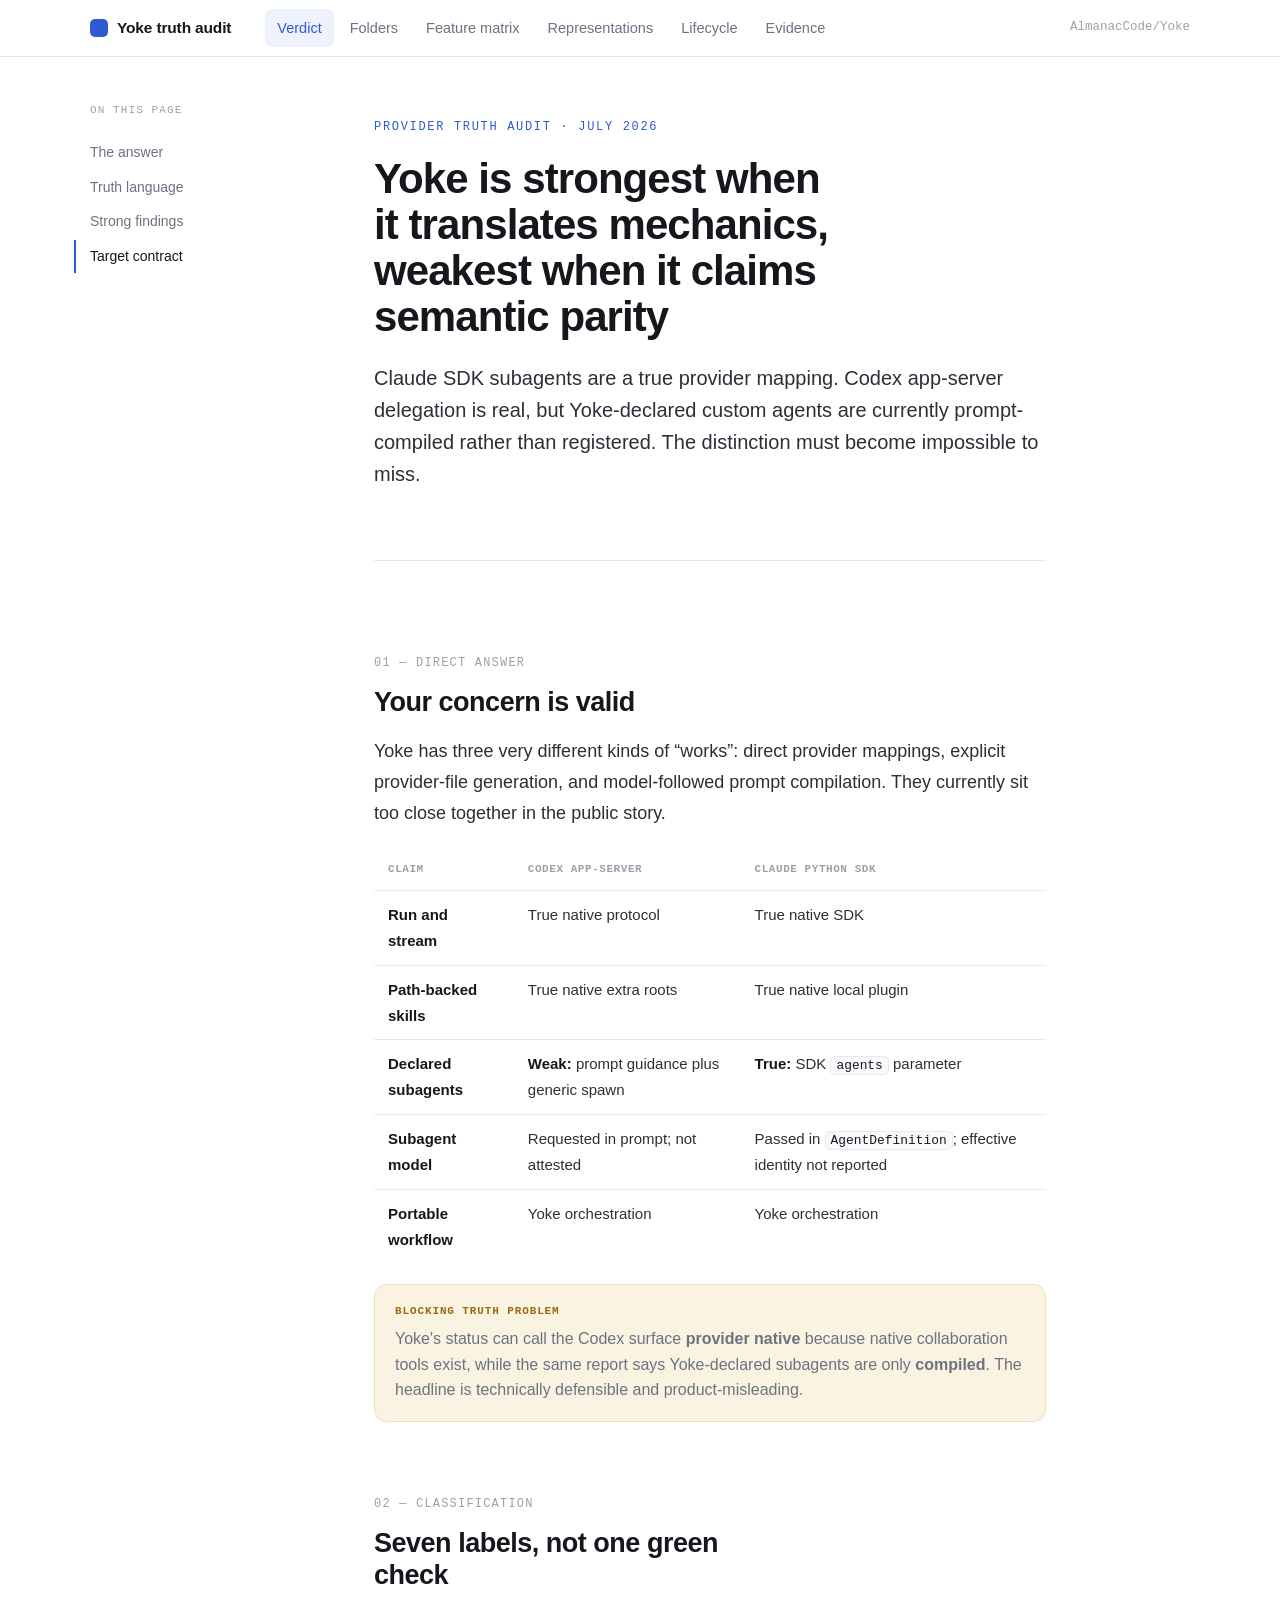
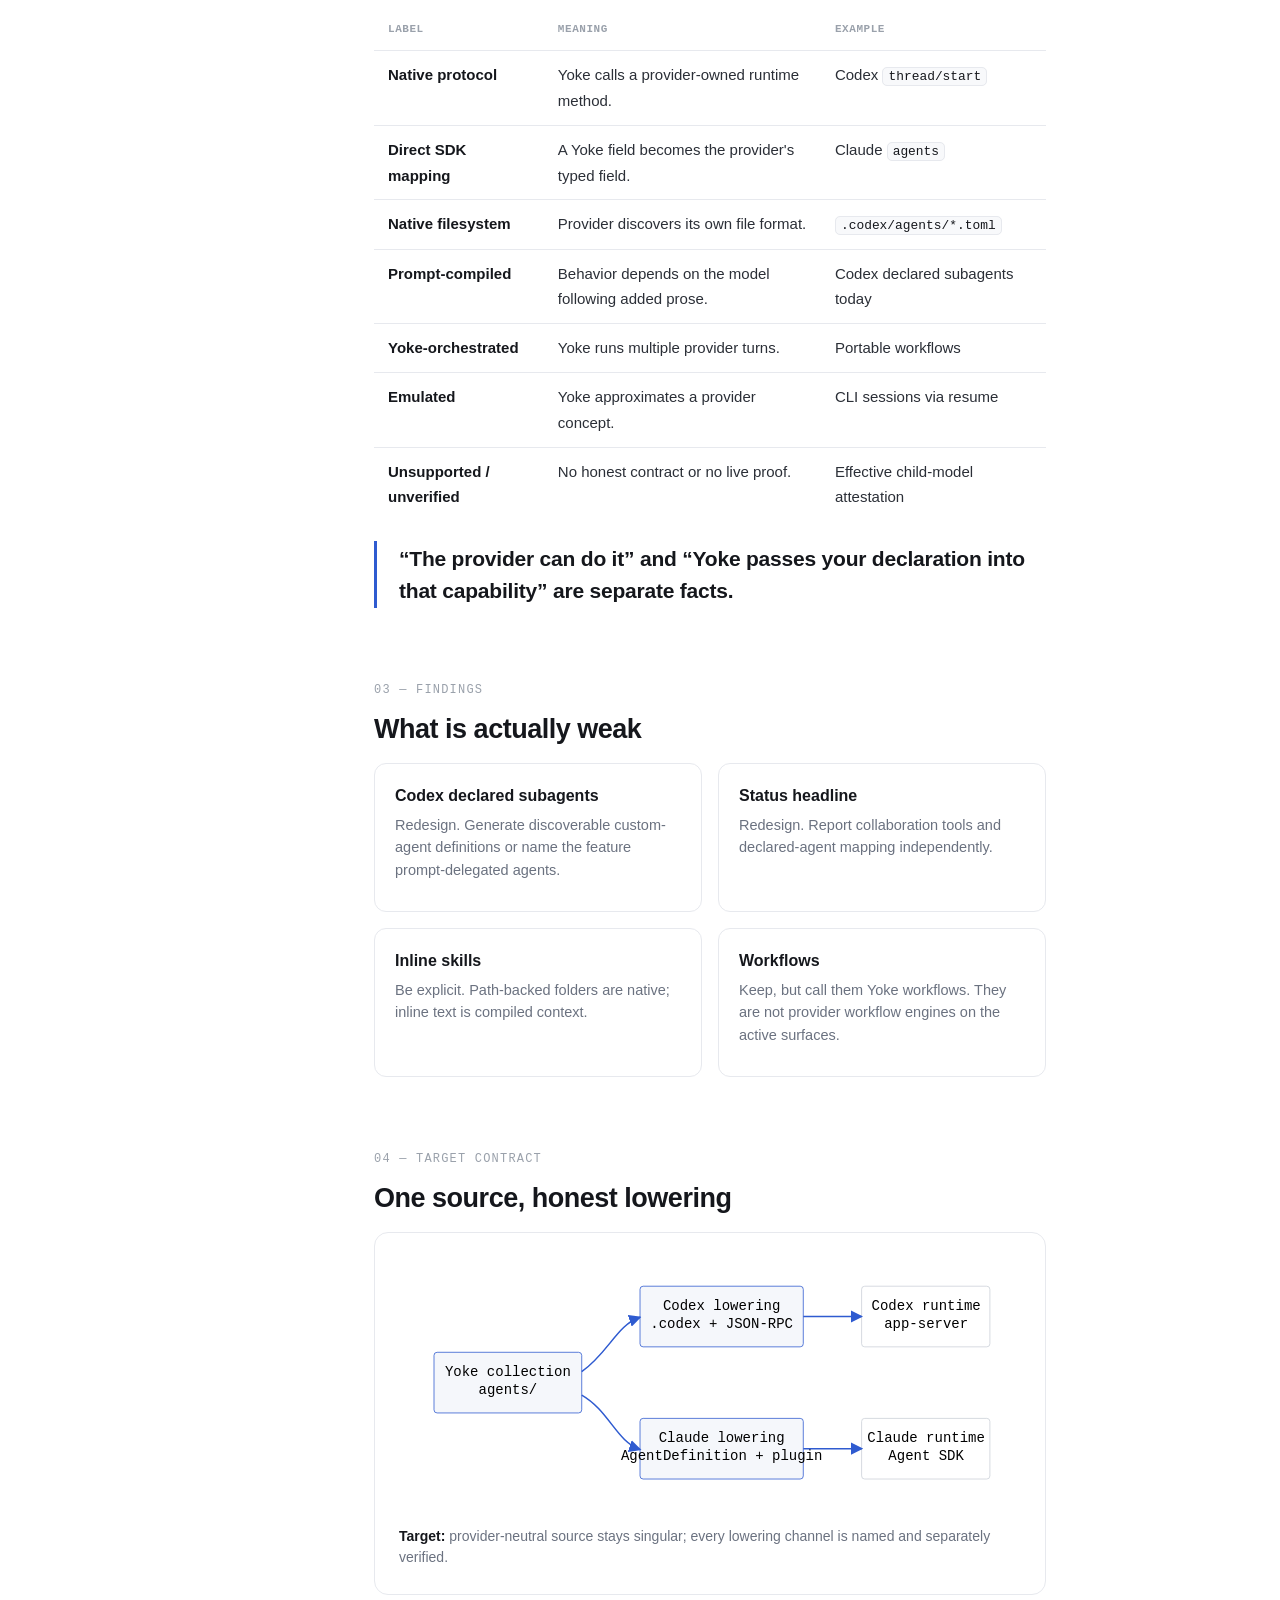
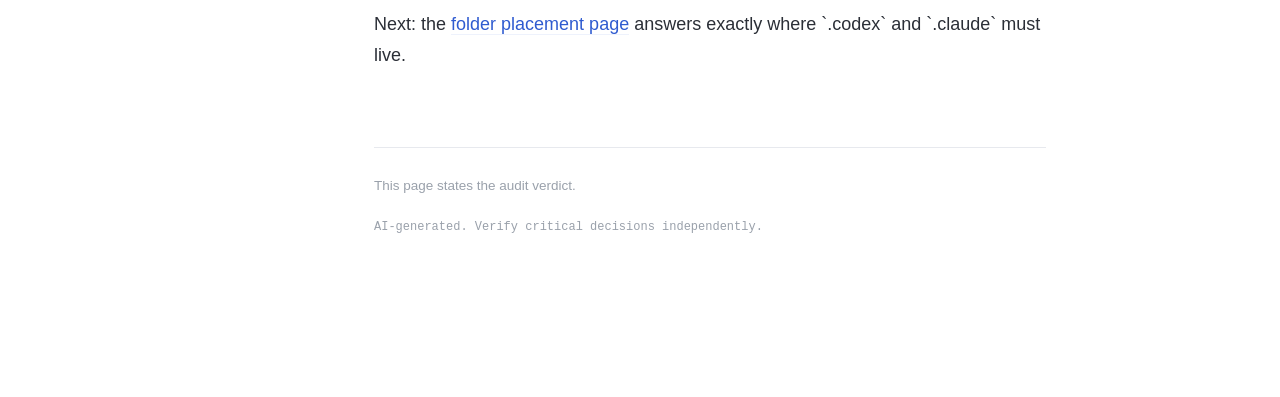
<file: docs/provider-truth-audit-2026-07-11/html/index.html>
<!doctype html>
<html lang="en">
<head><meta charset="utf-8"><meta name="viewport" content="width=device-width, initial-scale=1"><title>Yoke Provider Truth — Verdict</title><link rel="stylesheet" href="assets/wiki.css"></head>
<body>
<div id="progress" aria-hidden="true"></div>
<div class="topnav"><div class="inner"><a class="logo" href="index.html"><span class="dot"></span>Yoke truth audit</a><nav class="links" aria-label="Pages"><a class="current" href="index.html">Verdict</a><a href="folders.html">Folders</a><a href="matrix.html">Feature matrix</a><a href="representations.html">Representations</a><a href="lifecycle.html">Lifecycle</a><a href="evidence.html">Evidence</a></nav><a class="repo" href="../../../README.md">AlmanacCode/Yoke</a></div></div>
<div class="shell">
<aside class="sidebar"><div class="side-label">On this page</div><nav class="toc" aria-label="Sections"><a href="#answer">The answer</a><a href="#language">Truth language</a><a href="#findings">Strong findings</a><a href="#target">Target contract</a></nav></aside>
<main><div class="content">
<header class="head"><p class="eyebrow">Provider truth audit · July 2026</p><h1>Yoke is strongest when it translates mechanics, weakest when it claims semantic parity</h1><p class="lead">Claude SDK subagents are a true provider mapping. Codex app-server delegation is real, but Yoke-declared custom agents are currently prompt-compiled rather than registered. The distinction must become impossible to miss.</p></header>
<hr class="rule">
<section id="answer"><p class="kicker">01 — Direct answer</p><h2>Your concern is valid</h2>
<p>Yoke has three very different kinds of “works”: direct provider mappings, explicit provider-file generation, and model-followed prompt compilation. They currently sit too close together in the public story.</p>
<table class="matrix"><thead><tr><th>Claim</th><th>Codex app-server</th><th>Claude Python SDK</th></tr></thead><tbody>
<tr><td><b>Run and stream</b></td><td>True native protocol</td><td>True native SDK</td></tr>
<tr><td><b>Path-backed skills</b></td><td>True native extra roots</td><td>True native local plugin</td></tr>
<tr><td><b>Declared subagents</b></td><td><b>Weak:</b> prompt guidance plus generic spawn</td><td><b>True:</b> SDK <code class="inline">agents</code> parameter</td></tr>
<tr><td><b>Subagent model</b></td><td>Requested in prompt; not attested</td><td>Passed in <code class="inline">AgentDefinition</code>; effective identity not reported</td></tr>
<tr><td><b>Portable workflow</b></td><td>Yoke orchestration</td><td>Yoke orchestration</td></tr>
</tbody></table>
<div class="callout warn"><span class="clabel">Blocking truth problem</span>Yoke's status can call the Codex surface <b>provider native</b> because native collaboration tools exist, while the same report says Yoke-declared subagents are only <b>compiled</b>. The headline is technically defensible and product-misleading.</div>
</section>
<section id="language"><p class="kicker">02 — Classification</p><h2>Seven labels, not one green check</h2>
<table class="matrix"><thead><tr><th>Label</th><th>Meaning</th><th>Example</th></tr></thead><tbody>
<tr><td><b>Native protocol</b></td><td>Yoke calls a provider-owned runtime method.</td><td>Codex <code class="inline">thread/start</code></td></tr>
<tr><td><b>Direct SDK mapping</b></td><td>A Yoke field becomes the provider's typed field.</td><td>Claude <code class="inline">agents</code></td></tr>
<tr><td><b>Native filesystem</b></td><td>Provider discovers its own file format.</td><td><code class="inline">.codex/agents/*.toml</code></td></tr>
<tr><td><b>Prompt-compiled</b></td><td>Behavior depends on the model following added prose.</td><td>Codex declared subagents today</td></tr>
<tr><td><b>Yoke-orchestrated</b></td><td>Yoke runs multiple provider turns.</td><td>Portable workflows</td></tr>
<tr><td><b>Emulated</b></td><td>Yoke approximates a provider concept.</td><td>CLI sessions via resume</td></tr>
<tr><td><b>Unsupported / unverified</b></td><td>No honest contract or no live proof.</td><td>Effective child-model attestation</td></tr>
</tbody></table>
<p class="principle">“The provider can do it” and “Yoke passes your declaration into that capability” are separate facts.</p>
</section>
<section id="findings"><p class="kicker">03 — Findings</p><h2>What is actually weak</h2>
<div class="cards"><div class="card-item"><div class="ct">Codex declared subagents</div><div class="cd">Redesign. Generate discoverable custom-agent definitions or name the feature prompt-delegated agents.</div></div><div class="card-item"><div class="ct">Status headline</div><div class="cd">Redesign. Report collaboration tools and declared-agent mapping independently.</div></div><div class="card-item"><div class="ct">Inline skills</div><div class="cd">Be explicit. Path-backed folders are native; inline text is compiled context.</div></div><div class="card-item"><div class="ct">Workflows</div><div class="cd">Keep, but call them Yoke workflows. They are not provider workflow engines on the active surfaces.</div></div></div>
</section>
<section id="target"><p class="kicker">04 — Target contract</p><h2>One source, honest lowering</h2>
<figure class="diagram"><svg viewBox="0 0 800 330" role="img" aria-label="Target architecture"><defs><marker id="arrow" markerWidth="8" markerHeight="8" refX="7" refY="4" orient="auto"><path d="M0,0 L8,4 L0,8 z" fill="#2f5bd0"/></marker></defs><rect x="45" y="120" width="190" height="78" rx="4" fill="#f5f7fb" stroke="#2f5bd0"/><text x="140" y="150" text-anchor="middle">Yoke collection</text><text x="140" y="174" text-anchor="middle" font-family="monospace">agents/</text><rect x="310" y="35" width="210" height="78" rx="4" fill="#f5f7fb" stroke="#2f5bd0"/><text x="415" y="65" text-anchor="middle">Codex lowering</text><text x="415" y="89" text-anchor="middle" font-family="monospace">.codex + JSON-RPC</text><rect x="310" y="205" width="210" height="78" rx="4" fill="#f5f7fb" stroke="#2f5bd0"/><text x="415" y="235" text-anchor="middle">Claude lowering</text><text x="415" y="259" text-anchor="middle" font-family="monospace">AgentDefinition + plugin</text><rect x="595" y="35" width="165" height="78" rx="4" fill="#fff" stroke="#cbd0d8"/><text x="678" y="65" text-anchor="middle">Codex runtime</text><text x="678" y="89" text-anchor="middle" font-family="monospace">app-server</text><rect x="595" y="205" width="165" height="78" rx="4" fill="#fff" stroke="#cbd0d8"/><text x="678" y="235" text-anchor="middle">Claude runtime</text><text x="678" y="259" text-anchor="middle" font-family="monospace">Agent SDK</text><path d="M235 145 C270 120 280 85 310 75" fill="none" stroke="#2f5bd0" stroke-width="2" marker-end="url(#arrow)"/><path d="M235 175 C270 195 280 235 310 245" fill="none" stroke="#2f5bd0" stroke-width="2" marker-end="url(#arrow)"/><path d="M520 74 L595 74" fill="none" stroke="#2f5bd0" stroke-width="2" marker-end="url(#arrow)"/><path d="M520 244 L595 244" fill="none" stroke="#2f5bd0" stroke-width="2" marker-end="url(#arrow)"/></svg><figcaption><b>Target:</b> provider-neutral source stays singular; every lowering channel is named and separately verified.</figcaption></figure>
<p>Next: the <a class="link" href="folders.html">folder placement page</a> answers exactly where `.codex` and `.claude` must live.</p>
</section>
<footer><p>This page states the audit verdict.</p><p class="disc">AI-generated. Verify critical decisions independently.</p></footer>
</div></main></div><script src="assets/wiki.js"></script></body></html>
</file>
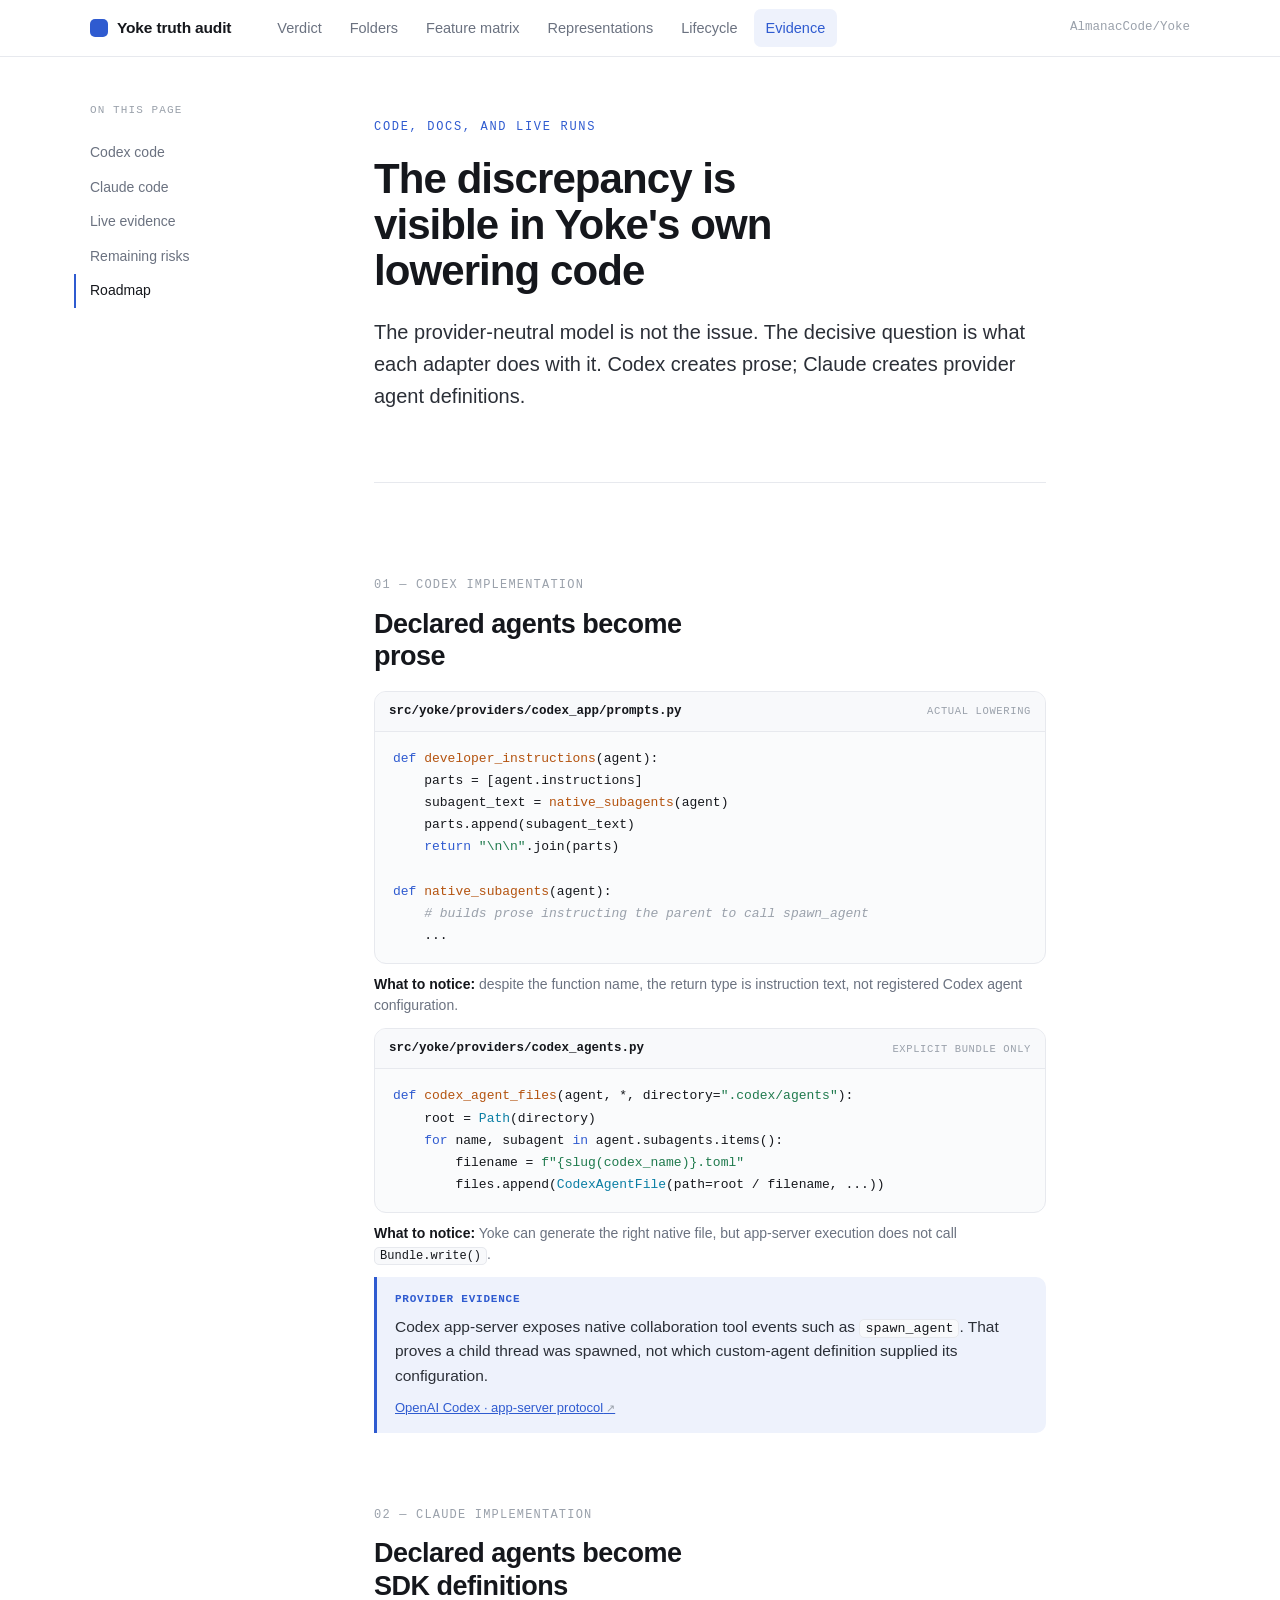
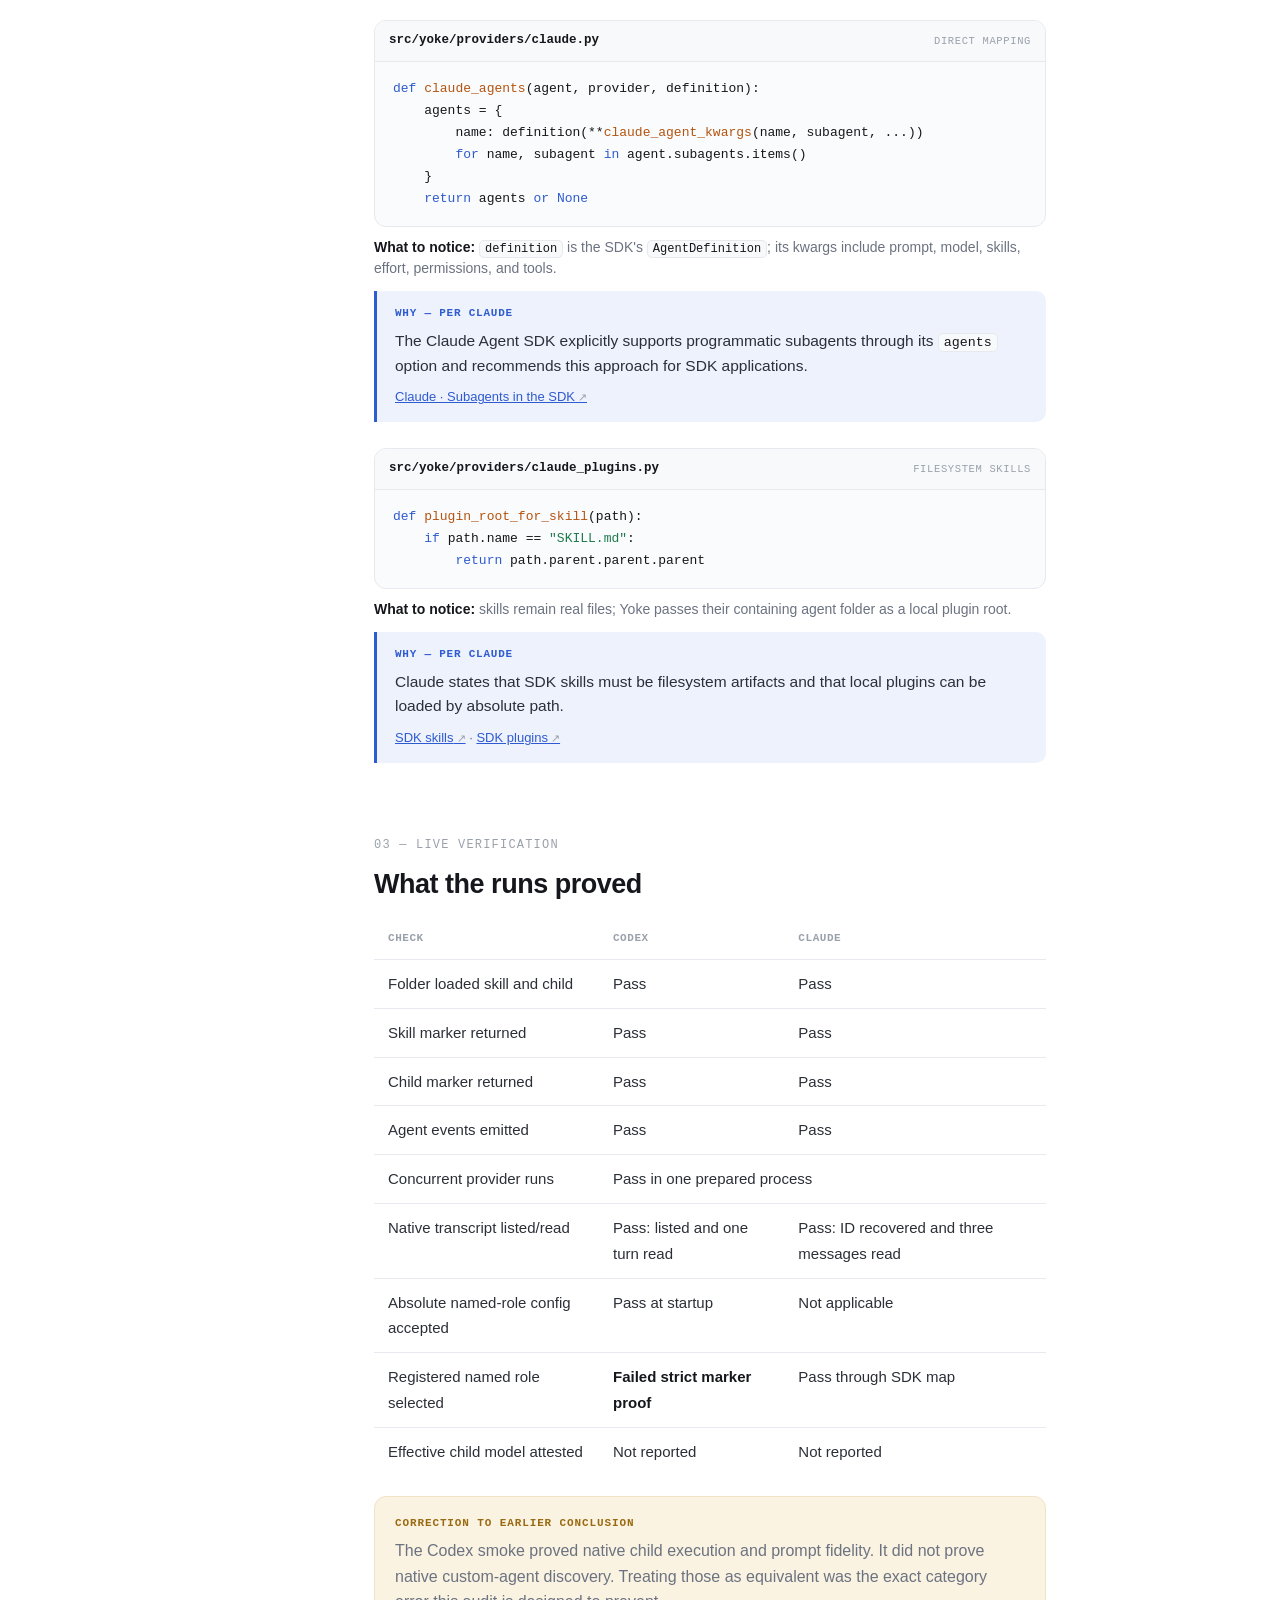
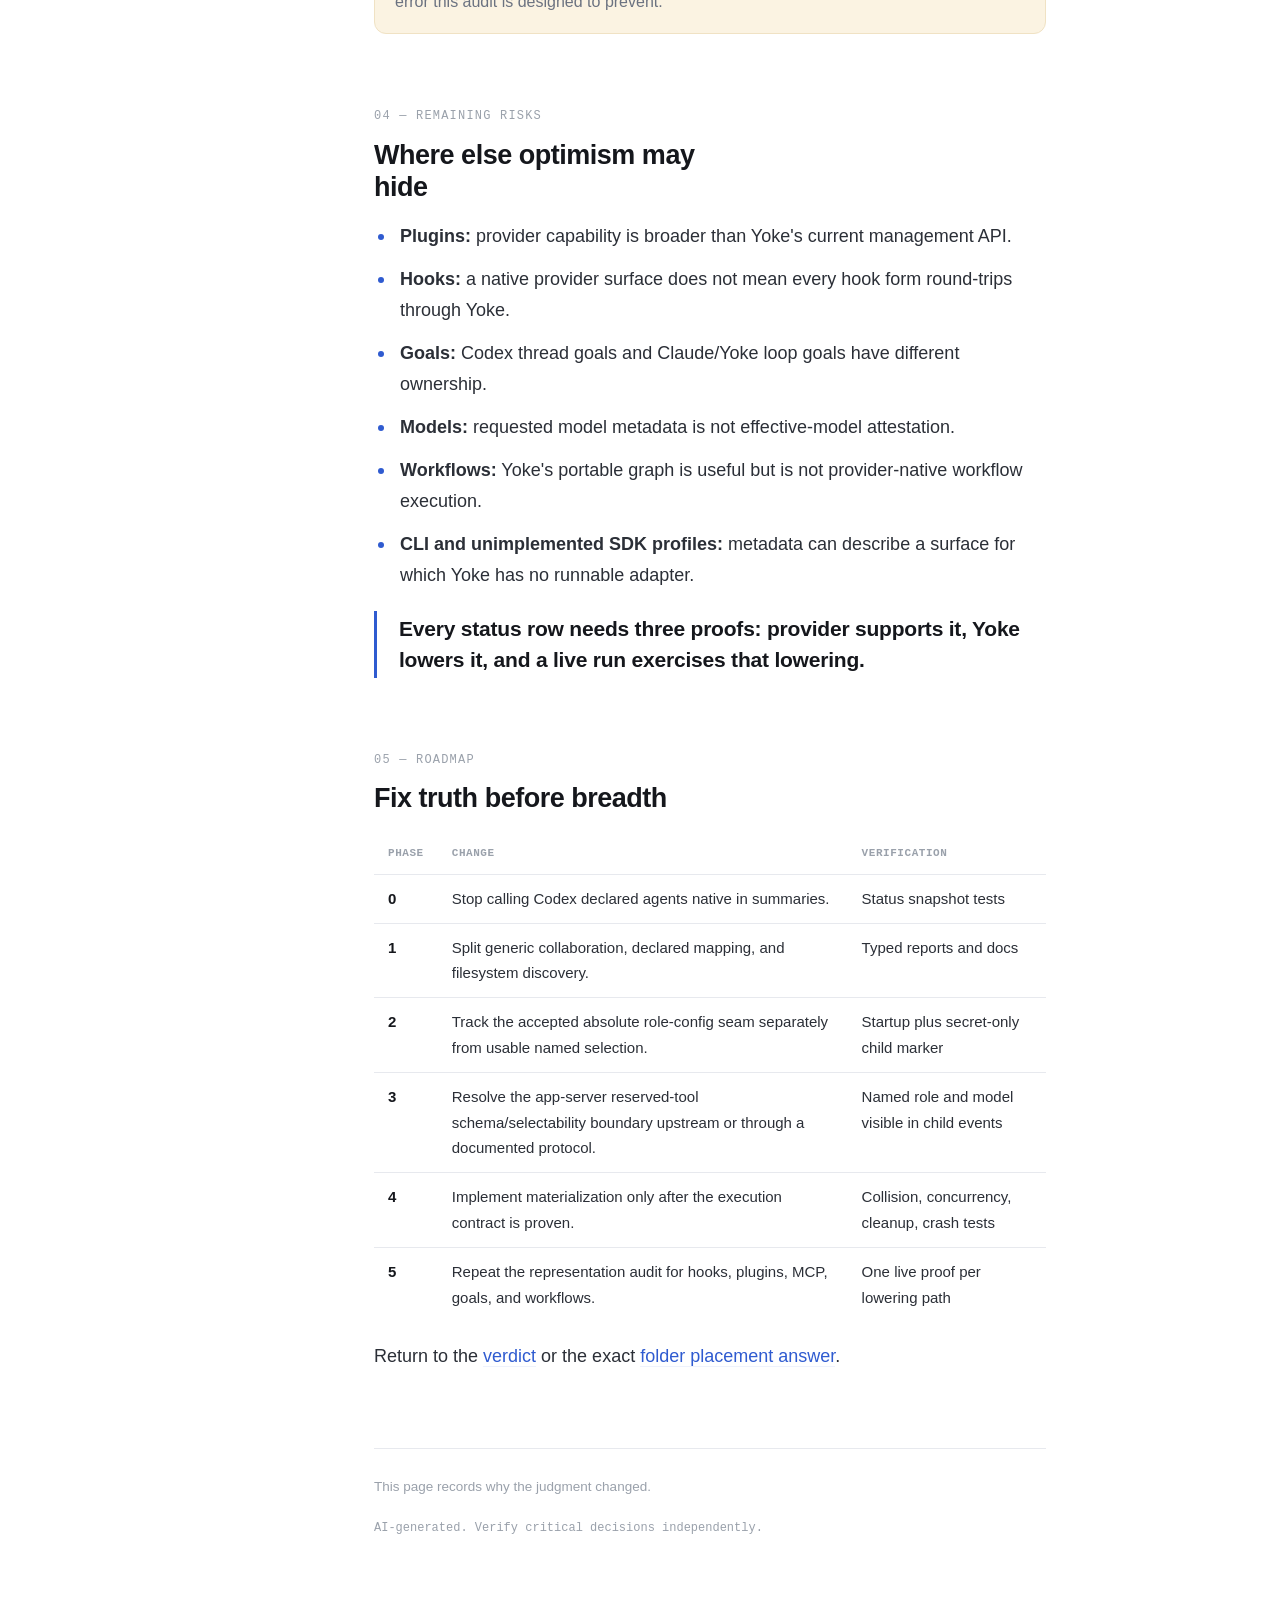
<file: docs/provider-truth-audit-2026-07-11/html/evidence.html>
<!doctype html>
<html lang="en"><head><meta charset="utf-8"><meta name="viewport" content="width=device-width, initial-scale=1"><title>Yoke Provider Truth — Evidence</title><link rel="stylesheet" href="assets/wiki.css"></head>
<body><div id="progress" aria-hidden="true"></div><div class="topnav"><div class="inner"><a class="logo" href="index.html"><span class="dot"></span>Yoke truth audit</a><nav class="links" aria-label="Pages"><a href="index.html">Verdict</a><a href="folders.html">Folders</a><a href="matrix.html">Feature matrix</a><a href="representations.html">Representations</a><a href="lifecycle.html">Lifecycle</a><a class="current" href="evidence.html">Evidence</a></nav><a class="repo" href="../../../README.md">AlmanacCode/Yoke</a></div></div>
<div class="shell"><aside class="sidebar"><div class="side-label">On this page</div><nav class="toc" aria-label="Sections"><a href="#codex-code">Codex code</a><a href="#claude-code">Claude code</a><a href="#live">Live evidence</a><a href="#risks">Remaining risks</a><a href="#roadmap">Roadmap</a></nav></aside><main><div class="content">
<header class="head"><p class="eyebrow">Code, docs, and live runs</p><h1>The discrepancy is visible in Yoke's own lowering code</h1><p class="lead">The provider-neutral model is not the issue. The decisive question is what each adapter does with it. Codex creates prose; Claude creates provider agent definitions.</p></header><hr class="rule">
<section id="codex-code"><p class="kicker">01 — Codex implementation</p><h2>Declared agents become prose</h2>
<figure class="code"><div class="code-wrap"><div class="code-bar"><span class="fname">src/yoke/providers/codex_app/prompts.py</span><span class="ftag">actual lowering</span></div><pre><span class="kw">def</span> <span class="fn">developer_instructions</span>(agent):
    parts = [agent.instructions]
    subagent_text = <span class="fn">native_subagents</span>(agent)
    parts.append(subagent_text)
    <span class="kw">return</span> <span class="str">"\n\n"</span>.join(parts)

<span class="kw">def</span> <span class="fn">native_subagents</span>(agent):
    <span class="com"># builds prose instructing the parent to call spawn_agent</span>
    ...</pre></div><figcaption><b>What to notice:</b> despite the function name, the return type is instruction text, not registered Codex agent configuration.</figcaption></figure>
<figure class="code"><div class="code-wrap"><div class="code-bar"><span class="fname">src/yoke/providers/codex_agents.py</span><span class="ftag">explicit bundle only</span></div><pre><span class="kw">def</span> <span class="fn">codex_agent_files</span>(agent, *, directory=<span class="str">".codex/agents"</span>):
    root = <span class="ty">Path</span>(directory)
    <span class="kw">for</span> name, subagent <span class="kw">in</span> agent.subagents.items():
        filename = <span class="str">f"{slug(codex_name)}.toml"</span>
        files.append(<span class="ty">CodexAgentFile</span>(path=root / filename, ...))</pre></div><figcaption><b>What to notice:</b> Yoke can generate the right native file, but app-server execution does not call <code class="inline">Bundle.write()</code>.</figcaption></figure>
<div class="docnote"><span class="dlabel">Provider evidence</span>Codex app-server exposes native collaboration tool events such as <code class="inline">spawn_agent</code>. That proves a child thread was spawned, not which custom-agent definition supplied its configuration. <span class="src"><a class="ext" href="https://github.com/openai/codex/blob/main/codex-rs/app-server/README.md" target="_blank" rel="noopener">OpenAI Codex · app-server protocol</a></span></div></section>
<section id="claude-code"><p class="kicker">02 — Claude implementation</p><h2>Declared agents become SDK definitions</h2>
<figure class="code"><div class="code-wrap"><div class="code-bar"><span class="fname">src/yoke/providers/claude.py</span><span class="ftag">direct mapping</span></div><pre><span class="kw">def</span> <span class="fn">claude_agents</span>(agent, provider, definition):
    agents = {
        name: definition(**<span class="fn">claude_agent_kwargs</span>(name, subagent, ...))
        <span class="kw">for</span> name, subagent <span class="kw">in</span> agent.subagents.items()
    }
    <span class="kw">return</span> agents <span class="kw">or</span> <span class="kw">None</span></pre></div><figcaption><b>What to notice:</b> <code class="inline">definition</code> is the SDK's <code class="inline">AgentDefinition</code>; its kwargs include prompt, model, skills, effort, permissions, and tools.</figcaption></figure>
<div class="docnote"><span class="dlabel">Why — per Claude</span>The Claude Agent SDK explicitly supports programmatic subagents through its <code class="inline">agents</code> option and recommends this approach for SDK applications. <span class="src"><a class="ext" href="https://code.claude.com/docs/en/agent-sdk/subagents" target="_blank" rel="noopener">Claude · Subagents in the SDK</a></span></div>
<figure class="code"><div class="code-wrap"><div class="code-bar"><span class="fname">src/yoke/providers/claude_plugins.py</span><span class="ftag">filesystem skills</span></div><pre><span class="kw">def</span> <span class="fn">plugin_root_for_skill</span>(path):
    <span class="kw">if</span> path.name == <span class="str">"SKILL.md"</span>:
        <span class="kw">return</span> path.parent.parent.parent</pre></div><figcaption><b>What to notice:</b> skills remain real files; Yoke passes their containing agent folder as a local plugin root.</figcaption></figure>
<div class="docnote"><span class="dlabel">Why — per Claude</span>Claude states that SDK skills must be filesystem artifacts and that local plugins can be loaded by absolute path. <span class="src"><a class="ext" href="https://code.claude.com/docs/en/agent-sdk/skills" target="_blank" rel="noopener">SDK skills</a> · <a class="ext" href="https://code.claude.com/docs/en/agent-sdk/plugins" target="_blank" rel="noopener">SDK plugins</a></span></div></section>
<section id="live"><p class="kicker">03 — Live verification</p><h2>What the runs proved</h2>
<table class="matrix"><thead><tr><th>Check</th><th>Codex</th><th>Claude</th></tr></thead><tbody><tr><td>Folder loaded skill and child</td><td>Pass</td><td>Pass</td></tr><tr><td>Skill marker returned</td><td>Pass</td><td>Pass</td></tr><tr><td>Child marker returned</td><td>Pass</td><td>Pass</td></tr><tr><td>Agent events emitted</td><td>Pass</td><td>Pass</td></tr><tr><td>Concurrent provider runs</td><td colspan="2">Pass in one prepared process</td></tr><tr><td>Native transcript listed/read</td><td>Pass: listed and one turn read</td><td>Pass: ID recovered and three messages read</td></tr><tr><td>Absolute named-role config accepted</td><td>Pass at startup</td><td>Not applicable</td></tr><tr><td>Registered named role selected</td><td><b>Failed strict marker proof</b></td><td>Pass through SDK map</td></tr><tr><td>Effective child model attested</td><td>Not reported</td><td>Not reported</td></tr></tbody></table>
<div class="callout warn"><span class="clabel">Correction to earlier conclusion</span>The Codex smoke proved native child execution and prompt fidelity. It did not prove native custom-agent discovery. Treating those as equivalent was the exact category error this audit is designed to prevent.</div></section>
<section id="risks"><p class="kicker">04 — Remaining risks</p><h2>Where else optimism may hide</h2>
<ul class="clean"><li><b>Plugins:</b> provider capability is broader than Yoke's current management API.</li><li><b>Hooks:</b> a native provider surface does not mean every hook form round-trips through Yoke.</li><li><b>Goals:</b> Codex thread goals and Claude/Yoke loop goals have different ownership.</li><li><b>Models:</b> requested model metadata is not effective-model attestation.</li><li><b>Workflows:</b> Yoke's portable graph is useful but is not provider-native workflow execution.</li><li><b>CLI and unimplemented SDK profiles:</b> metadata can describe a surface for which Yoke has no runnable adapter.</li></ul>
<p class="principle">Every status row needs three proofs: provider supports it, Yoke lowers it, and a live run exercises that lowering.</p></section>
<section id="roadmap"><p class="kicker">05 — Roadmap</p><h2>Fix truth before breadth</h2>
<table class="matrix"><thead><tr><th>Phase</th><th>Change</th><th>Verification</th></tr></thead><tbody><tr><td><b>0</b></td><td>Stop calling Codex declared agents native in summaries.</td><td>Status snapshot tests</td></tr><tr><td><b>1</b></td><td>Split generic collaboration, declared mapping, and filesystem discovery.</td><td>Typed reports and docs</td></tr><tr><td><b>2</b></td><td>Track the accepted absolute role-config seam separately from usable named selection.</td><td>Startup plus secret-only child marker</td></tr><tr><td><b>3</b></td><td>Resolve the app-server reserved-tool schema/selectability boundary upstream or through a documented protocol.</td><td>Named role and model visible in child events</td></tr><tr><td><b>4</b></td><td>Implement materialization only after the execution contract is proven.</td><td>Collision, concurrency, cleanup, crash tests</td></tr><tr><td><b>5</b></td><td>Repeat the representation audit for hooks, plugins, MCP, goals, and workflows.</td><td>One live proof per lowering path</td></tr></tbody></table>
<p>Return to the <a class="link" href="index.html">verdict</a> or the exact <a class="link" href="folders.html">folder placement answer</a>.</p></section>
<footer><p>This page records why the judgment changed.</p><p class="disc">AI-generated. Verify critical decisions independently.</p></footer>
</div></main></div><script src="assets/wiki.js"></script></body></html>
</file>
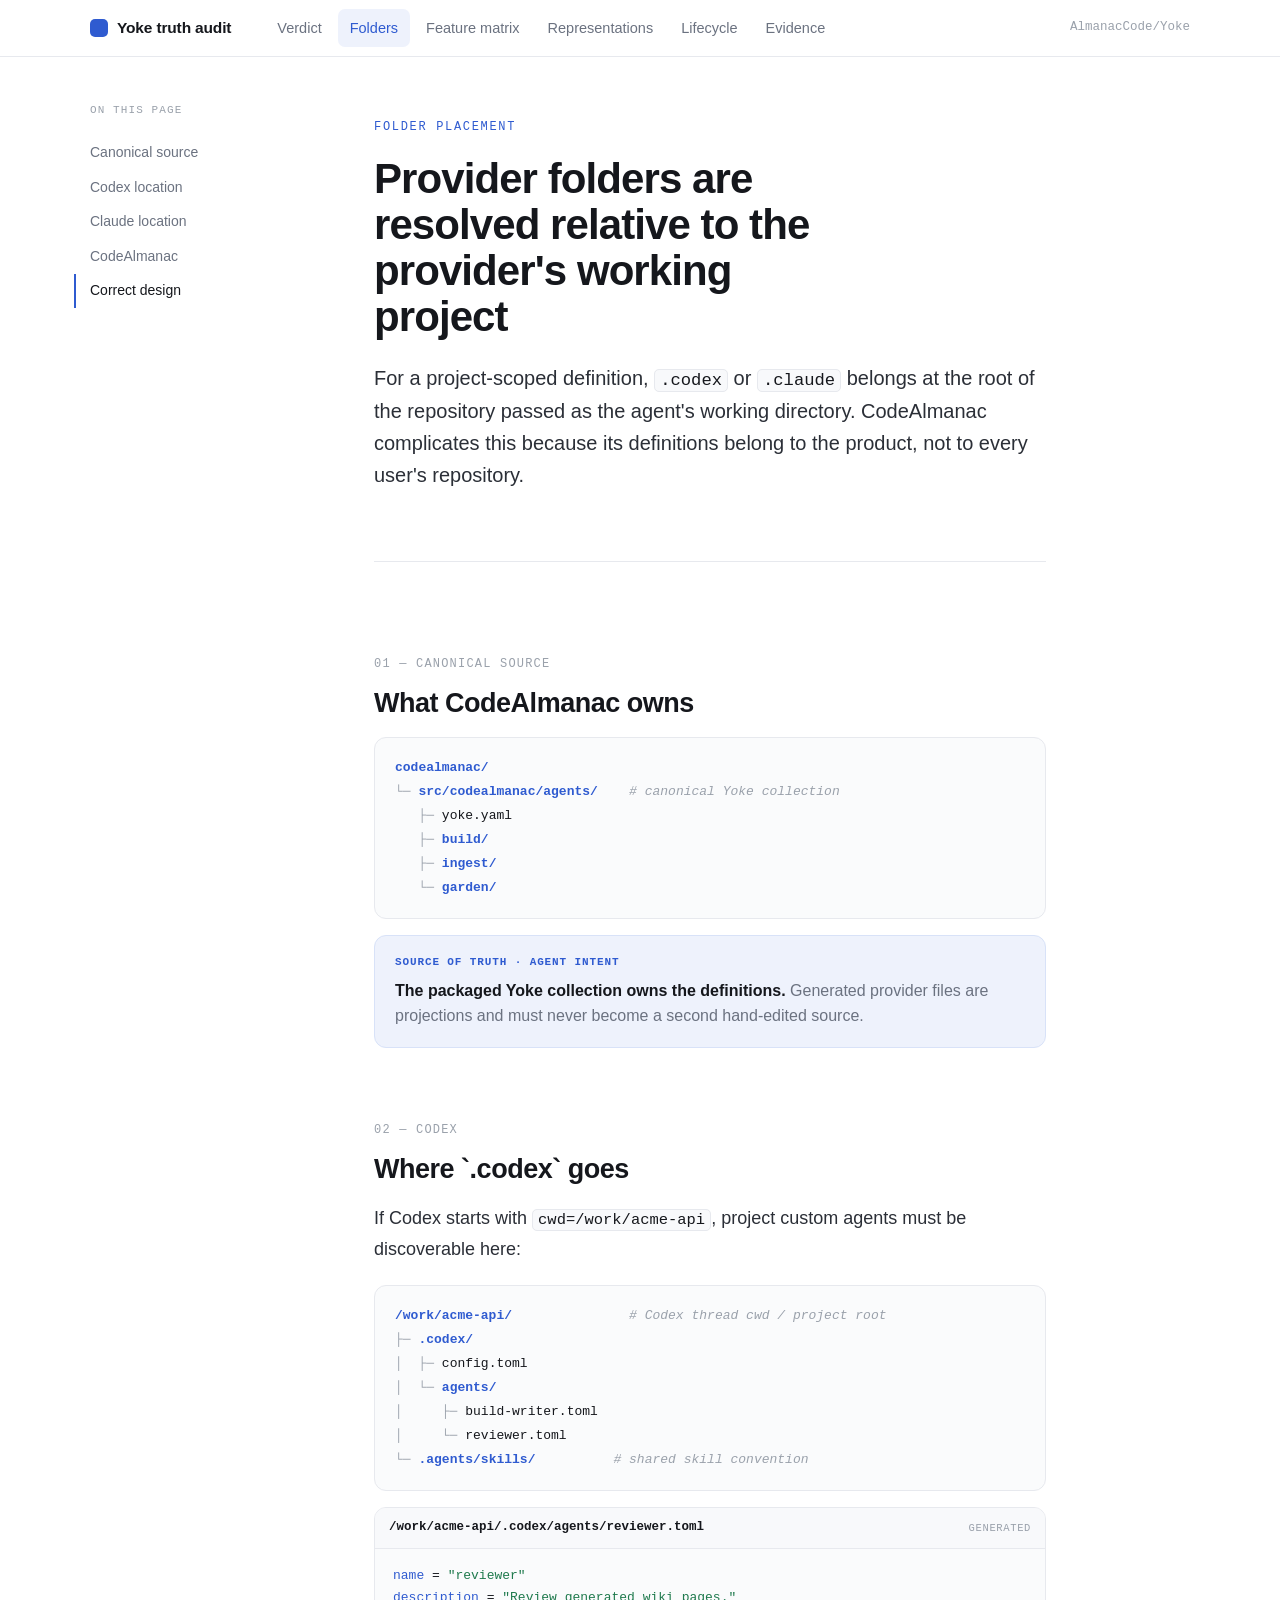
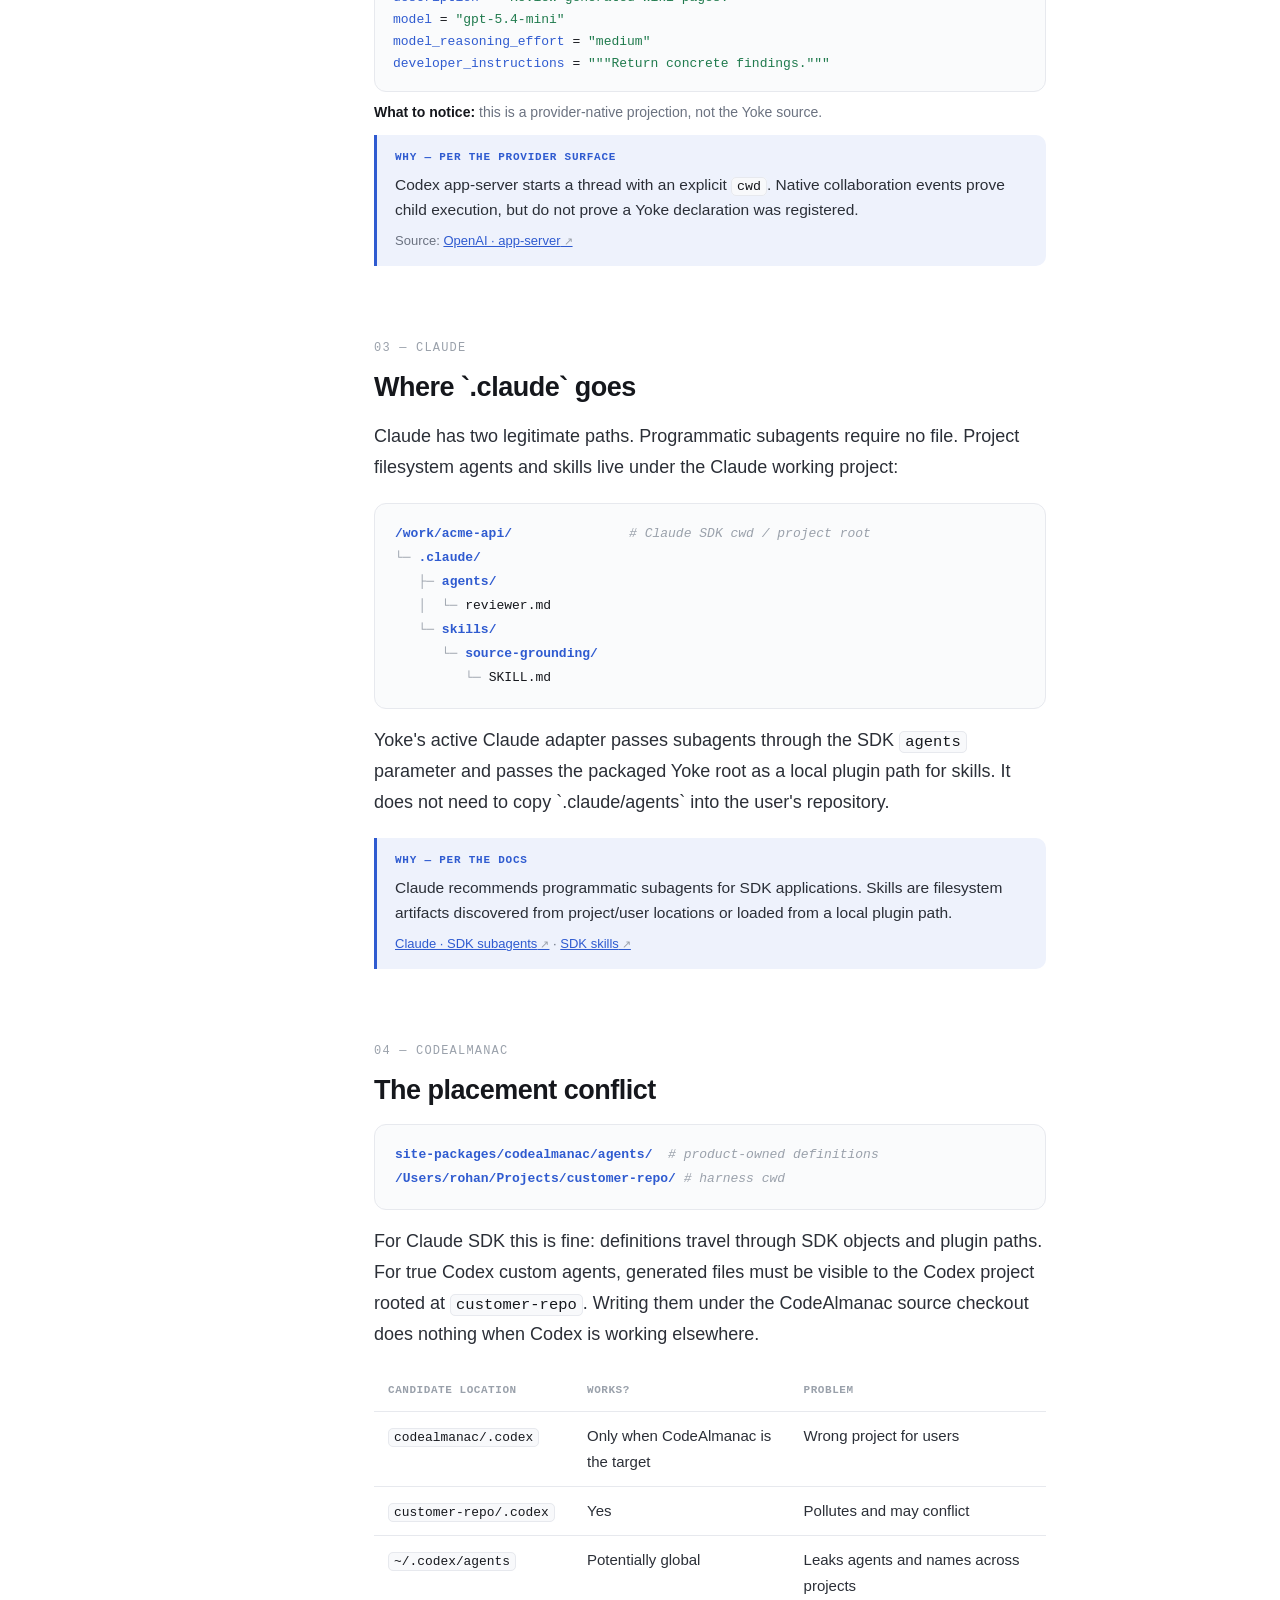
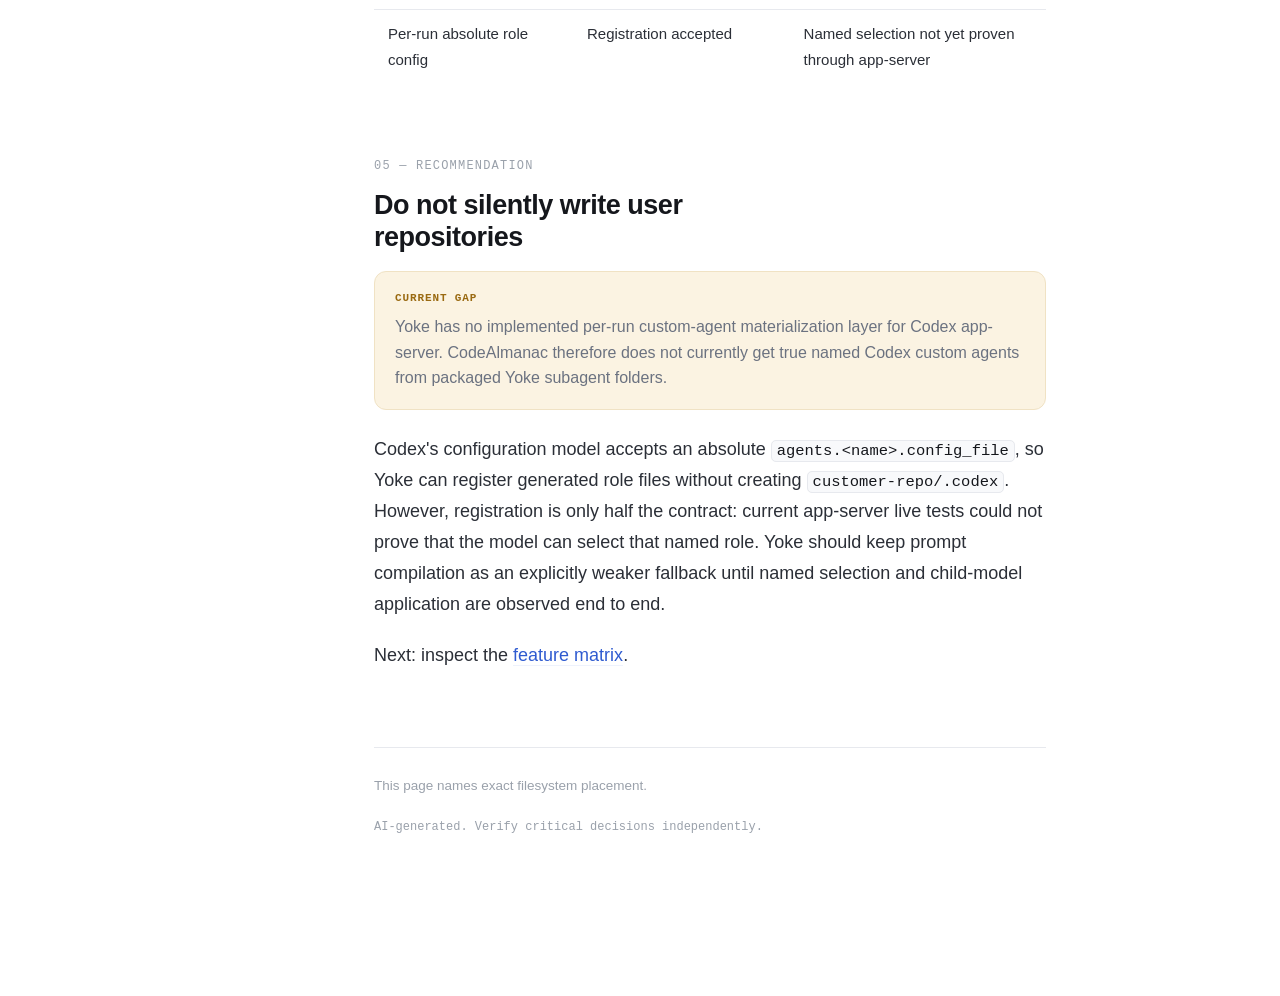
<file: docs/provider-truth-audit-2026-07-11/html/folders.html>
<!doctype html>
<html lang="en"><head><meta charset="utf-8"><meta name="viewport" content="width=device-width, initial-scale=1"><title>Yoke Provider Truth — Folders</title><link rel="stylesheet" href="assets/wiki.css"></head>
<body><div id="progress" aria-hidden="true"></div><div class="topnav"><div class="inner"><a class="logo" href="index.html"><span class="dot"></span>Yoke truth audit</a><nav class="links" aria-label="Pages"><a href="index.html">Verdict</a><a class="current" href="folders.html">Folders</a><a href="matrix.html">Feature matrix</a><a href="representations.html">Representations</a><a href="lifecycle.html">Lifecycle</a><a href="evidence.html">Evidence</a></nav><a class="repo" href="../../../README.md">AlmanacCode/Yoke</a></div></div>
<div class="shell"><aside class="sidebar"><div class="side-label">On this page</div><nav class="toc" aria-label="Sections"><a href="#source">Canonical source</a><a href="#codex">Codex location</a><a href="#claude">Claude location</a><a href="#almanac">CodeAlmanac</a><a href="#decision">Correct design</a></nav></aside><main><div class="content">
<header class="head"><p class="eyebrow">Folder placement</p><h1>Provider folders are resolved relative to the provider's working project</h1><p class="lead">For a project-scoped definition, <code class="inline">.codex</code> or <code class="inline">.claude</code> belongs at the root of the repository passed as the agent's working directory. CodeAlmanac complicates this because its definitions belong to the product, not to every user's repository.</p></header><hr class="rule">
<section id="source"><p class="kicker">01 — Canonical source</p><h2>What CodeAlmanac owns</h2>
<div class="tree"><span class="d">codealmanac/</span>
<span class="c">└─</span> <span class="d">src/codealmanac/agents/</span>    <span class="note"># canonical Yoke collection</span>
   <span class="c">├─</span> <span class="f">yoke.yaml</span>
   <span class="c">├─</span> <span class="d">build/</span>
   <span class="c">├─</span> <span class="d">ingest/</span>
   <span class="c">└─</span> <span class="d">garden/</span></div>
<div class="callout sot"><span class="clabel">Source of truth · agent intent</span><strong>The packaged Yoke collection owns the definitions.</strong> Generated provider files are projections and must never become a second hand-edited source.</div></section>
<section id="codex"><p class="kicker">02 — Codex</p><h2>Where `.codex` goes</h2>
<p>If Codex starts with <code class="inline">cwd=/work/acme-api</code>, project custom agents must be discoverable here:</p>
<div class="tree"><span class="d">/work/acme-api/</span>               <span class="note"># Codex thread cwd / project root</span>
<span class="c">├─</span> <span class="d">.codex/</span>
<span class="c">│  ├─</span> <span class="f">config.toml</span>
<span class="c">│  └─</span> <span class="d">agents/</span>
<span class="c">│     ├─</span> <span class="f">build-writer.toml</span>
<span class="c">│     └─</span> <span class="f">reviewer.toml</span>
<span class="c">└─</span> <span class="d">.agents/skills/</span>          <span class="note"># shared skill convention</span></div>
<figure class="code"><div class="code-wrap"><div class="code-bar"><span class="fname">/work/acme-api/.codex/agents/reviewer.toml</span><span class="ftag">generated</span></div><pre><span class="kw">name</span> = <span class="str">"reviewer"</span>
<span class="kw">description</span> = <span class="str">"Review generated wiki pages."</span>
<span class="kw">model</span> = <span class="str">"gpt-5.4-mini"</span>
<span class="kw">model_reasoning_effort</span> = <span class="str">"medium"</span>
<span class="kw">developer_instructions</span> = <span class="str">"""Return concrete findings."""</span></pre></div><figcaption><b>What to notice:</b> this is a provider-native projection, not the Yoke source.</figcaption></figure>
<div class="docnote"><span class="dlabel">Why — per the provider surface</span>Codex app-server starts a thread with an explicit <code class="inline">cwd</code>. Native collaboration events prove child execution, but do not prove a Yoke declaration was registered. <span class="src">Source: <a class="ext" href="https://developers.openai.com/codex/app-server" target="_blank" rel="noopener">OpenAI · app-server</a></span></div></section>
<section id="claude"><p class="kicker">03 — Claude</p><h2>Where `.claude` goes</h2>
<p>Claude has two legitimate paths. Programmatic subagents require no file. Project filesystem agents and skills live under the Claude working project:</p>
<div class="tree"><span class="d">/work/acme-api/</span>               <span class="note"># Claude SDK cwd / project root</span>
<span class="c">└─</span> <span class="d">.claude/</span>
   <span class="c">├─</span> <span class="d">agents/</span>
   <span class="c">│  └─</span> <span class="f">reviewer.md</span>
   <span class="c">└─</span> <span class="d">skills/</span>
      <span class="c">└─</span> <span class="d">source-grounding/</span>
         <span class="c">└─</span> <span class="f">SKILL.md</span></div>
<p>Yoke's active Claude adapter passes subagents through the SDK <code class="inline">agents</code> parameter and passes the packaged Yoke root as a local plugin path for skills. It does not need to copy `.claude/agents` into the user's repository.</p>
<div class="docnote"><span class="dlabel">Why — per the docs</span>Claude recommends programmatic subagents for SDK applications. Skills are filesystem artifacts discovered from project/user locations or loaded from a local plugin path. <span class="src"><a class="ext" href="https://code.claude.com/docs/en/agent-sdk/subagents" target="_blank" rel="noopener">Claude · SDK subagents</a> · <a class="ext" href="https://code.claude.com/docs/en/agent-sdk/skills" target="_blank" rel="noopener">SDK skills</a></span></div></section>
<section id="almanac"><p class="kicker">04 — CodeAlmanac</p><h2>The placement conflict</h2>
<div class="tree"><span class="d">site-packages/codealmanac/agents/</span>  <span class="note"># product-owned definitions</span>
<span class="d">/Users/rohan/Projects/customer-repo/</span> <span class="note"># harness cwd</span></div>
<p>For Claude SDK this is fine: definitions travel through SDK objects and plugin paths. For true Codex custom agents, generated files must be visible to the Codex project rooted at <code class="inline">customer-repo</code>. Writing them under the CodeAlmanac source checkout does nothing when Codex is working elsewhere.</p>
<table class="matrix"><thead><tr><th>Candidate location</th><th>Works?</th><th>Problem</th></tr></thead><tbody>
<tr><td><code class="inline">codealmanac/.codex</code></td><td>Only when CodeAlmanac is the target</td><td>Wrong project for users</td></tr>
<tr><td><code class="inline">customer-repo/.codex</code></td><td>Yes</td><td>Pollutes and may conflict</td></tr>
<tr><td><code class="inline">~/.codex/agents</code></td><td>Potentially global</td><td>Leaks agents and names across projects</td></tr>
<tr><td>Per-run absolute role config</td><td>Registration accepted</td><td>Named selection not yet proven through app-server</td></tr>
</tbody></table></section>
<section id="decision"><p class="kicker">05 — Recommendation</p><h2>Do not silently write user repositories</h2>
<div class="callout warn"><span class="clabel">Current gap</span>Yoke has no implemented per-run custom-agent materialization layer for Codex app-server. CodeAlmanac therefore does not currently get true named Codex custom agents from packaged Yoke subagent folders.</div>
<p>Codex's configuration model accepts an absolute <code class="inline">agents.&lt;name&gt;.config_file</code>, so Yoke can register generated role files without creating <code class="inline">customer-repo/.codex</code>. However, registration is only half the contract: current app-server live tests could not prove that the model can select that named role. Yoke should keep prompt compilation as an explicitly weaker fallback until named selection and child-model application are observed end to end.</p>
<p>Next: inspect the <a class="link" href="matrix.html">feature matrix</a>.</p></section>
<footer><p>This page names exact filesystem placement.</p><p class="disc">AI-generated. Verify critical decisions independently.</p></footer>
</div></main></div><script src="assets/wiki.js"></script></body></html>
</file>
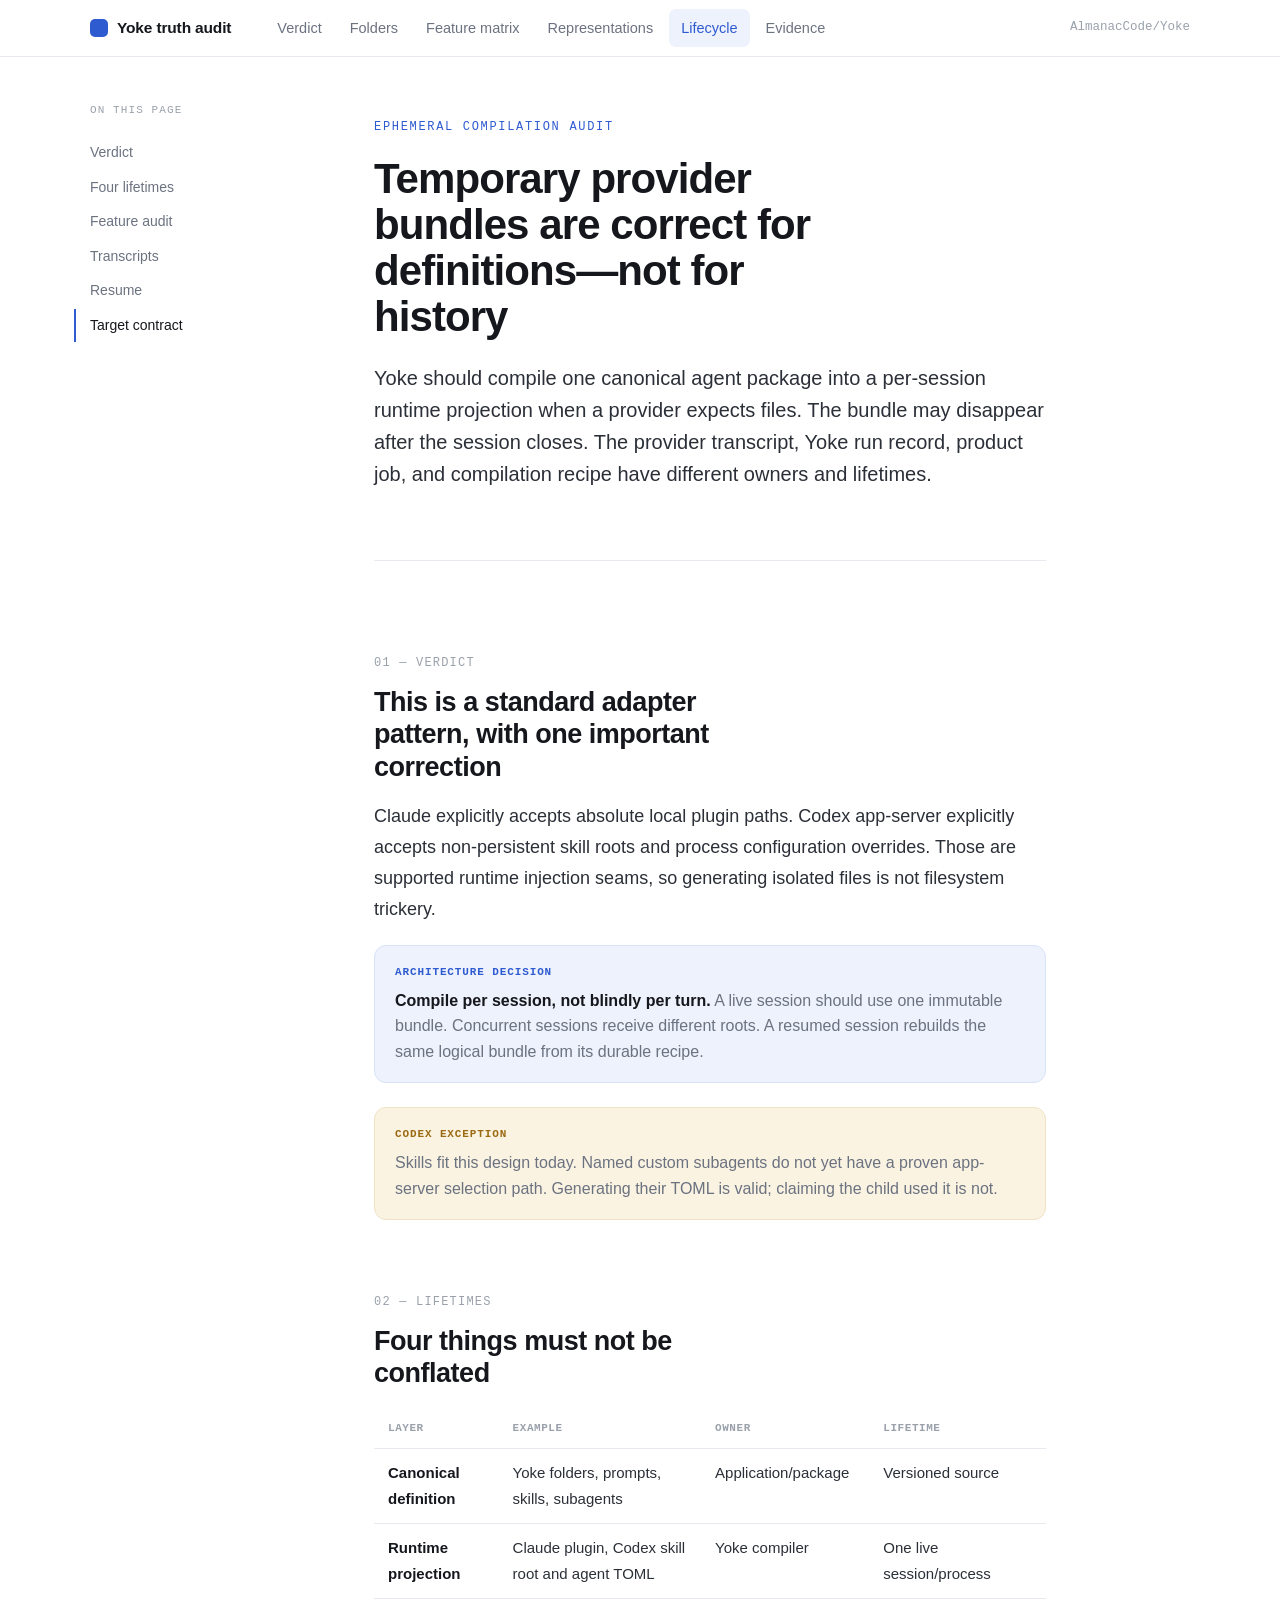
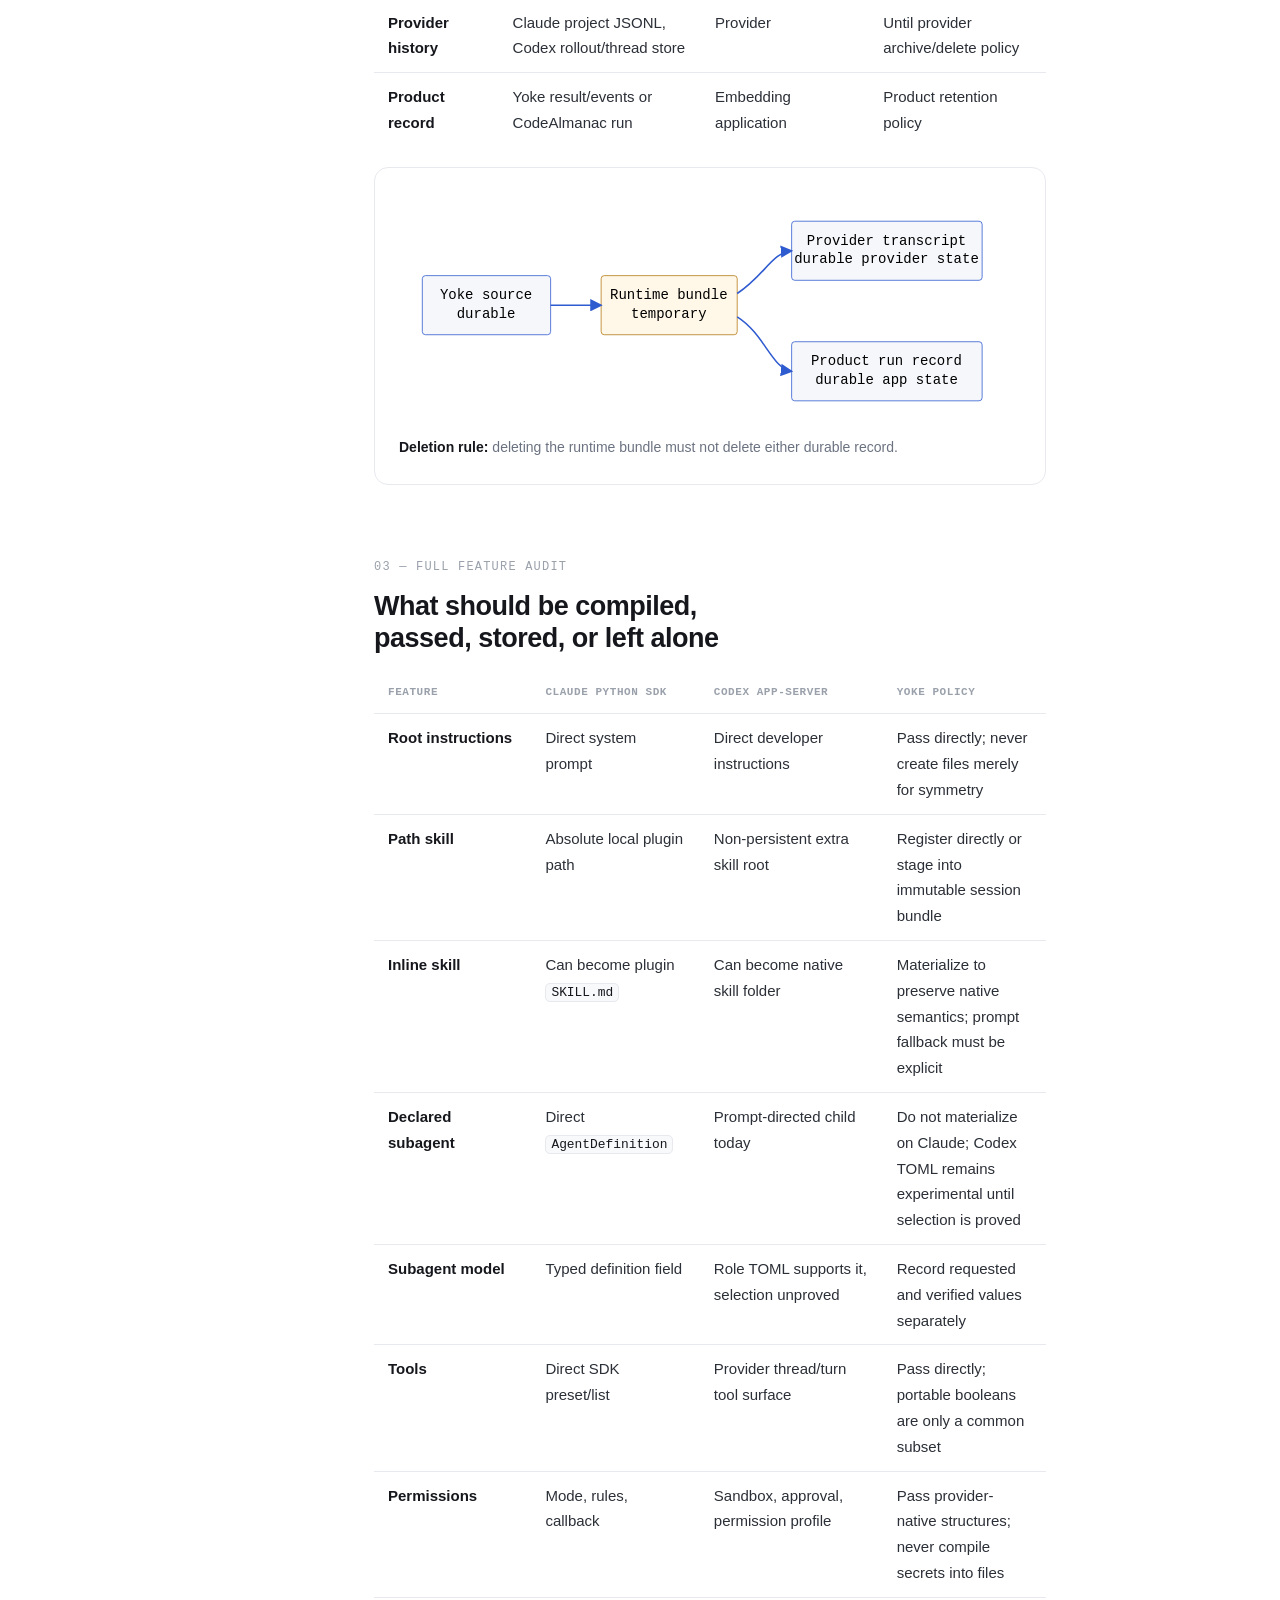
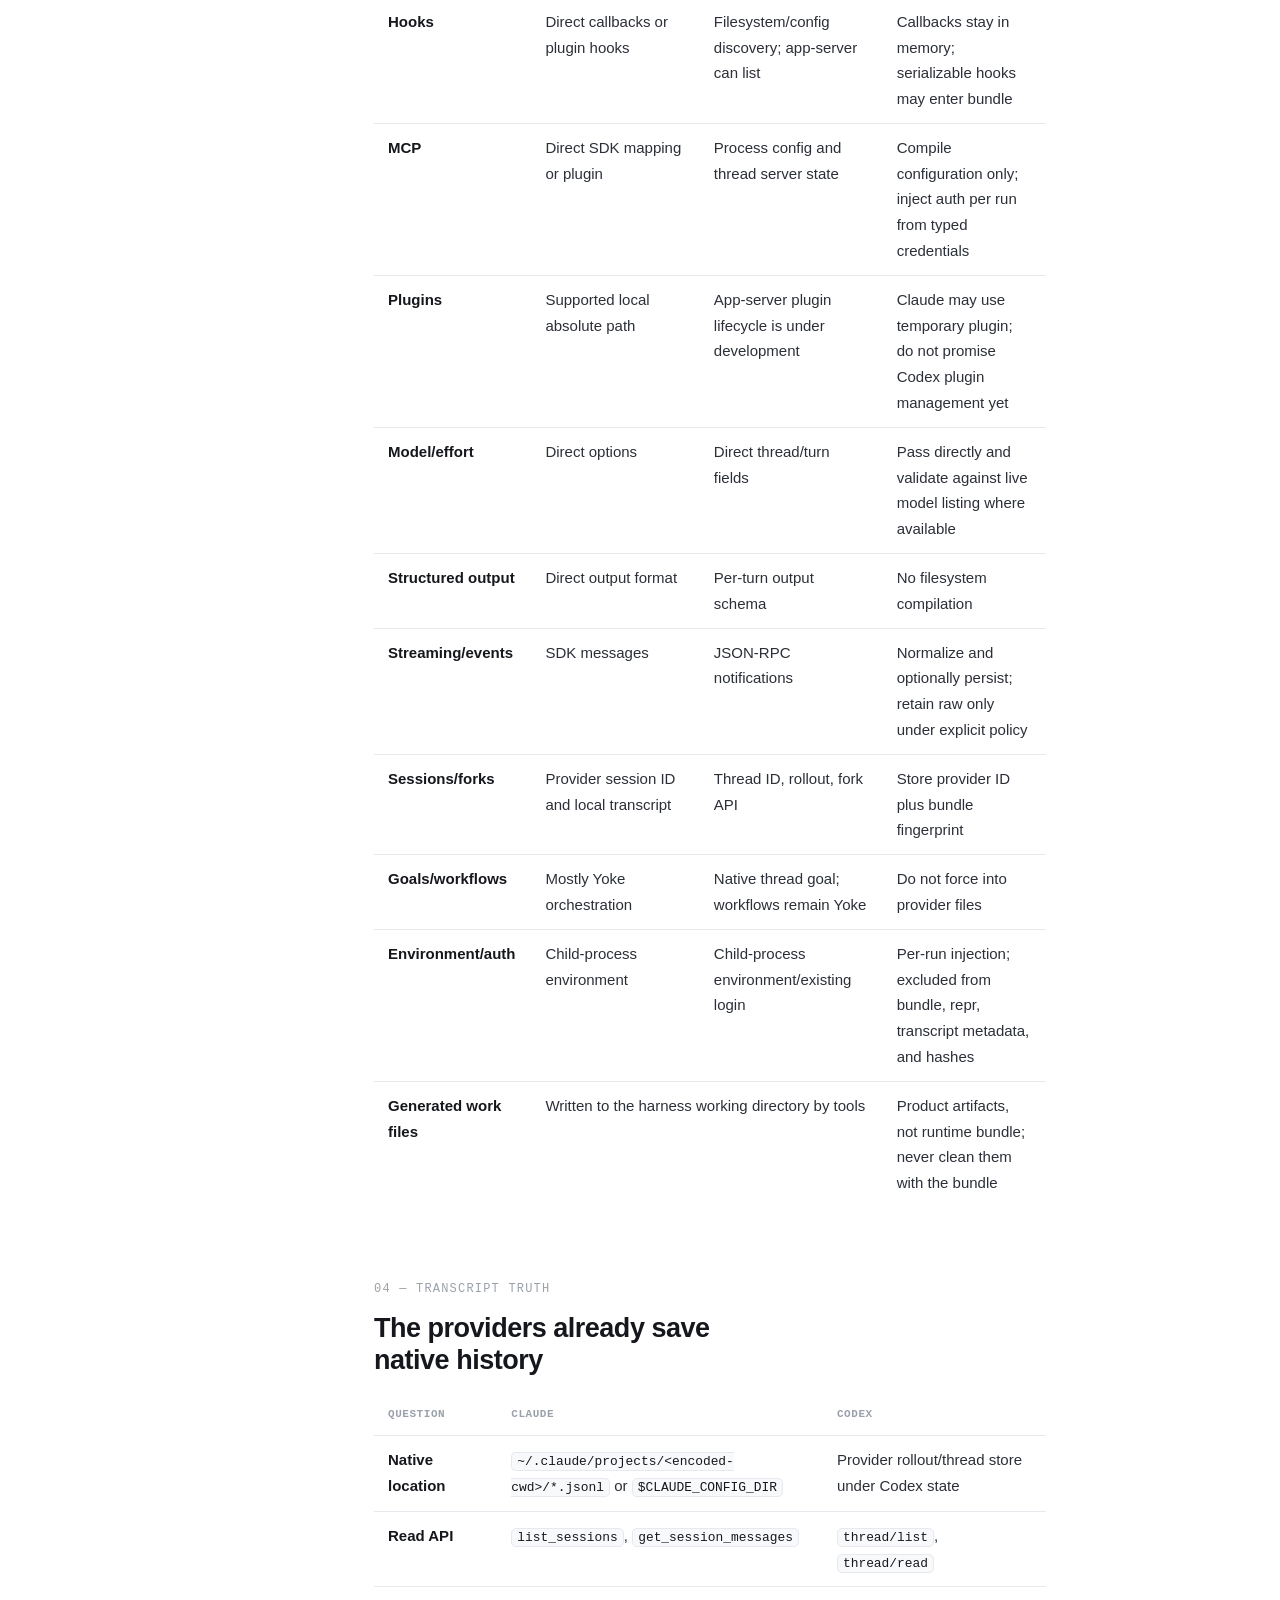
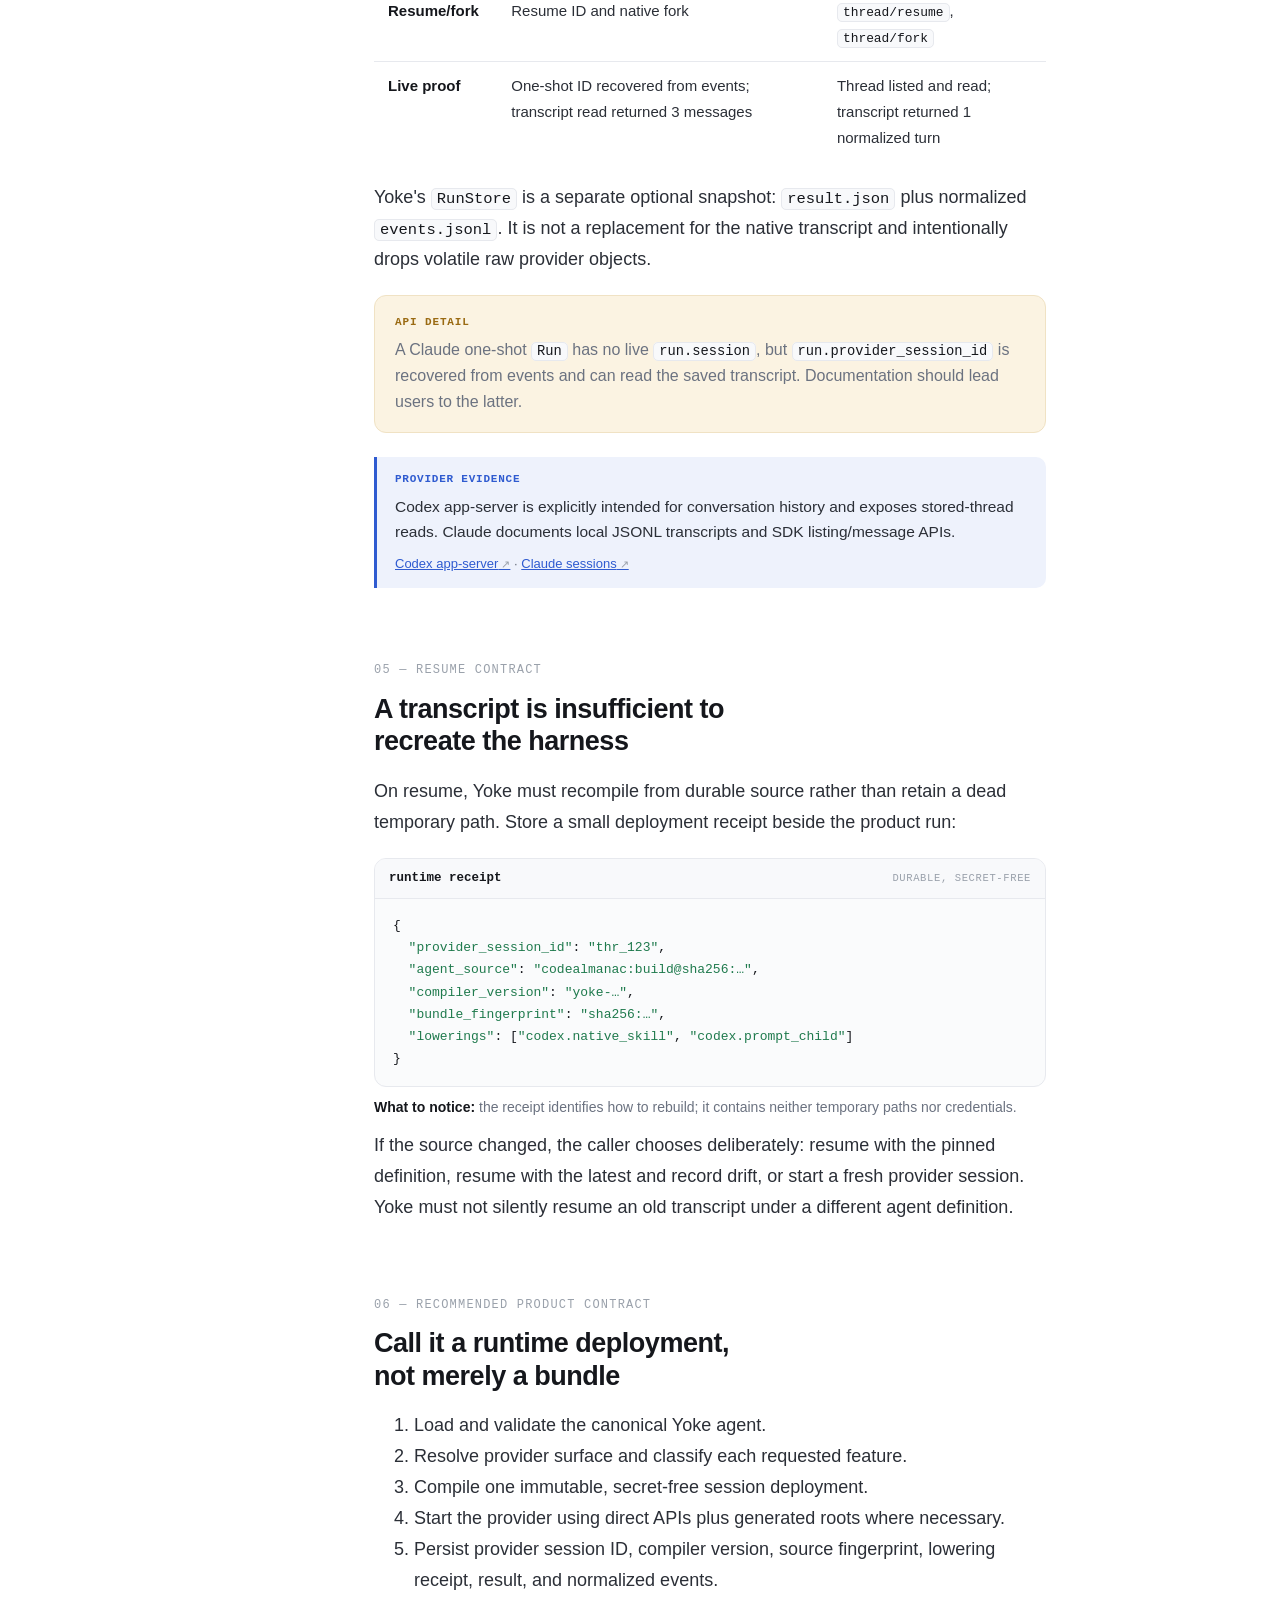
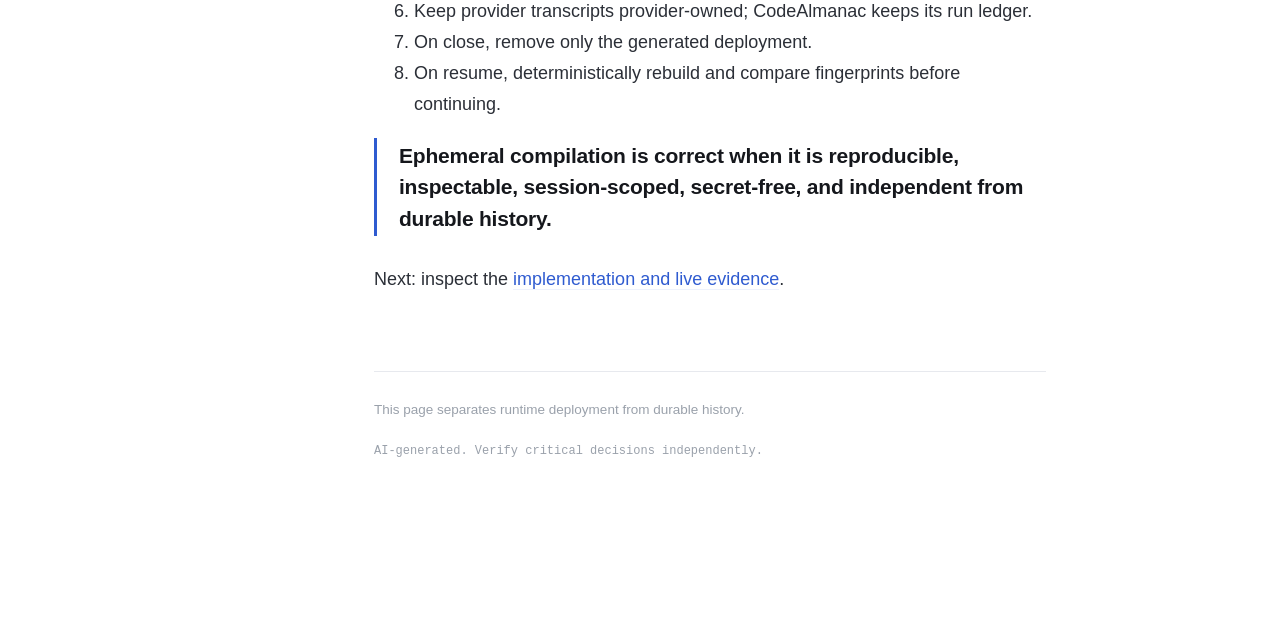
<file: docs/provider-truth-audit-2026-07-11/html/lifecycle.html>
<!doctype html>
<html lang="en"><head><meta charset="utf-8"><meta name="viewport" content="width=device-width, initial-scale=1"><title>Yoke Provider Truth — Runtime Lifecycle</title><link rel="stylesheet" href="assets/wiki.css"></head>
<body><div id="progress" aria-hidden="true"></div><div class="topnav"><div class="inner"><a class="logo" href="index.html"><span class="dot"></span>Yoke truth audit</a><nav class="links" aria-label="Pages"><a href="index.html">Verdict</a><a href="folders.html">Folders</a><a href="matrix.html">Feature matrix</a><a href="representations.html">Representations</a><a class="current" href="lifecycle.html">Lifecycle</a><a href="evidence.html">Evidence</a></nav><a class="repo" href="../../../README.md">AlmanacCode/Yoke</a></div></div>
<div class="shell"><aside class="sidebar"><div class="side-label">On this page</div><nav class="toc" aria-label="Sections"><a href="#verdict">Verdict</a><a href="#layers">Four lifetimes</a><a href="#features">Feature audit</a><a href="#transcripts">Transcripts</a><a href="#resume">Resume</a><a href="#contract">Target contract</a></nav></aside><main><div class="content">
<header class="head"><p class="eyebrow">Ephemeral compilation audit</p><h1>Temporary provider bundles are correct for definitions—not for history</h1><p class="lead">Yoke should compile one canonical agent package into a per-session runtime projection when a provider expects files. The bundle may disappear after the session closes. The provider transcript, Yoke run record, product job, and compilation recipe have different owners and lifetimes.</p></header><hr class="rule">
<section id="verdict"><p class="kicker">01 — Verdict</p><h2>This is a standard adapter pattern, with one important correction</h2>
<p>Claude explicitly accepts absolute local plugin paths. Codex app-server explicitly accepts non-persistent skill roots and process configuration overrides. Those are supported runtime injection seams, so generating isolated files is not filesystem trickery.</p>
<div class="callout sot"><span class="clabel">Architecture decision</span><strong>Compile per session, not blindly per turn.</strong> A live session should use one immutable bundle. Concurrent sessions receive different roots. A resumed session rebuilds the same logical bundle from its durable recipe.</div>
<div class="callout warn"><span class="clabel">Codex exception</span>Skills fit this design today. Named custom subagents do not yet have a proven app-server selection path. Generating their TOML is valid; claiming the child used it is not.</div></section>
<section id="layers"><p class="kicker">02 — Lifetimes</p><h2>Four things must not be conflated</h2>
<table class="matrix"><thead><tr><th>Layer</th><th>Example</th><th>Owner</th><th>Lifetime</th></tr></thead><tbody>
<tr><td><b>Canonical definition</b></td><td>Yoke folders, prompts, skills, subagents</td><td>Application/package</td><td>Versioned source</td></tr>
<tr><td><b>Runtime projection</b></td><td>Claude plugin, Codex skill root and agent TOML</td><td>Yoke compiler</td><td>One live session/process</td></tr>
<tr><td><b>Provider history</b></td><td>Claude project JSONL, Codex rollout/thread store</td><td>Provider</td><td>Until provider archive/delete policy</td></tr>
<tr><td><b>Product record</b></td><td>Yoke result/events or CodeAlmanac run</td><td>Embedding application</td><td>Product retention policy</td></tr>
</tbody></table>
<figure class="diagram"><svg viewBox="0 0 800 300" role="img" aria-label="Compilation and persistence lifecycle"><defs><marker id="la" markerWidth="8" markerHeight="8" refX="7" refY="4" orient="auto"><path d="M0,0 L8,4 L0,8 z" fill="#2f5bd0"/></marker></defs><rect x="30" y="105" width="165" height="76" rx="4" fill="#f5f7fb" stroke="#2f5bd0"/><text x="112" y="135" text-anchor="middle">Yoke source</text><text x="112" y="159" text-anchor="middle" font-family="monospace">durable</text><rect x="260" y="105" width="175" height="76" rx="4" fill="#fff8e8" stroke="#b37a14"/><text x="347" y="135" text-anchor="middle">Runtime bundle</text><text x="347" y="159" text-anchor="middle" font-family="monospace">temporary</text><rect x="505" y="35" width="245" height="76" rx="4" fill="#f5f7fb" stroke="#2f5bd0"/><text x="627" y="65" text-anchor="middle">Provider transcript</text><text x="627" y="89" text-anchor="middle" font-family="monospace">durable provider state</text><rect x="505" y="190" width="245" height="76" rx="4" fill="#f5f7fb" stroke="#2f5bd0"/><text x="627" y="220" text-anchor="middle">Product run record</text><text x="627" y="244" text-anchor="middle" font-family="monospace">durable app state</text><path d="M195 143 L260 143" stroke="#2f5bd0" stroke-width="2" marker-end="url(#la)"/><path d="M435 128 C470 105 480 75 505 73" fill="none" stroke="#2f5bd0" stroke-width="2" marker-end="url(#la)"/><path d="M435 158 C470 180 480 225 505 228" fill="none" stroke="#2f5bd0" stroke-width="2" marker-end="url(#la)"/></svg><figcaption><b>Deletion rule:</b> deleting the runtime bundle must not delete either durable record.</figcaption></figure></section>
<section id="features"><p class="kicker">03 — Full feature audit</p><h2>What should be compiled, passed, stored, or left alone</h2>
<table class="matrix"><thead><tr><th>Feature</th><th>Claude Python SDK</th><th>Codex app-server</th><th>Yoke policy</th></tr></thead><tbody>
<tr><td><b>Root instructions</b></td><td>Direct system prompt</td><td>Direct developer instructions</td><td>Pass directly; never create files merely for symmetry</td></tr>
<tr><td><b>Path skill</b></td><td>Absolute local plugin path</td><td>Non-persistent extra skill root</td><td>Register directly or stage into immutable session bundle</td></tr>
<tr><td><b>Inline skill</b></td><td>Can become plugin <code class="inline">SKILL.md</code></td><td>Can become native skill folder</td><td>Materialize to preserve native semantics; prompt fallback must be explicit</td></tr>
<tr><td><b>Declared subagent</b></td><td>Direct <code class="inline">AgentDefinition</code></td><td>Prompt-directed child today</td><td>Do not materialize on Claude; Codex TOML remains experimental until selection is proved</td></tr>
<tr><td><b>Subagent model</b></td><td>Typed definition field</td><td>Role TOML supports it, selection unproved</td><td>Record requested and verified values separately</td></tr>
<tr><td><b>Tools</b></td><td>Direct SDK preset/list</td><td>Provider thread/turn tool surface</td><td>Pass directly; portable booleans are only a common subset</td></tr>
<tr><td><b>Permissions</b></td><td>Mode, rules, callback</td><td>Sandbox, approval, permission profile</td><td>Pass provider-native structures; never compile secrets into files</td></tr>
<tr><td><b>Hooks</b></td><td>Direct callbacks or plugin hooks</td><td>Filesystem/config discovery; app-server can list</td><td>Callbacks stay in memory; serializable hooks may enter bundle</td></tr>
<tr><td><b>MCP</b></td><td>Direct SDK mapping or plugin</td><td>Process config and thread server state</td><td>Compile configuration only; inject auth per run from typed credentials</td></tr>
<tr><td><b>Plugins</b></td><td>Supported local absolute path</td><td>App-server plugin lifecycle is under development</td><td>Claude may use temporary plugin; do not promise Codex plugin management yet</td></tr>
<tr><td><b>Model/effort</b></td><td>Direct options</td><td>Direct thread/turn fields</td><td>Pass directly and validate against live model listing where available</td></tr>
<tr><td><b>Structured output</b></td><td>Direct output format</td><td>Per-turn output schema</td><td>No filesystem compilation</td></tr>
<tr><td><b>Streaming/events</b></td><td>SDK messages</td><td>JSON-RPC notifications</td><td>Normalize and optionally persist; retain raw only under explicit policy</td></tr>
<tr><td><b>Sessions/forks</b></td><td>Provider session ID and local transcript</td><td>Thread ID, rollout, fork API</td><td>Store provider ID plus bundle fingerprint</td></tr>
<tr><td><b>Goals/workflows</b></td><td>Mostly Yoke orchestration</td><td>Native thread goal; workflows remain Yoke</td><td>Do not force into provider files</td></tr>
<tr><td><b>Environment/auth</b></td><td>Child-process environment</td><td>Child-process environment/existing login</td><td>Per-run injection; excluded from bundle, repr, transcript metadata, and hashes</td></tr>
<tr><td><b>Generated work files</b></td><td colspan="2">Written to the harness working directory by tools</td><td>Product artifacts, not runtime bundle; never clean them with the bundle</td></tr>
</tbody></table></section>
<section id="transcripts"><p class="kicker">04 — Transcript truth</p><h2>The providers already save native history</h2>
<table class="matrix"><thead><tr><th>Question</th><th>Claude</th><th>Codex</th></tr></thead><tbody>
<tr><td><b>Native location</b></td><td><code class="inline">~/.claude/projects/&lt;encoded-cwd&gt;/*.jsonl</code> or <code class="inline">$CLAUDE_CONFIG_DIR</code></td><td>Provider rollout/thread store under Codex state</td></tr>
<tr><td><b>Read API</b></td><td><code class="inline">list_sessions</code>, <code class="inline">get_session_messages</code></td><td><code class="inline">thread/list</code>, <code class="inline">thread/read</code></td></tr>
<tr><td><b>Resume/fork</b></td><td>Resume ID and native fork</td><td><code class="inline">thread/resume</code>, <code class="inline">thread/fork</code></td></tr>
<tr><td><b>Live proof</b></td><td>One-shot ID recovered from events; transcript read returned 3 messages</td><td>Thread listed and read; transcript returned 1 normalized turn</td></tr>
</tbody></table>
<p>Yoke's <code class="inline">RunStore</code> is a separate optional snapshot: <code class="inline">result.json</code> plus normalized <code class="inline">events.jsonl</code>. It is not a replacement for the native transcript and intentionally drops volatile raw provider objects.</p>
<div class="callout warn"><span class="clabel">API detail</span>A Claude one-shot <code class="inline">Run</code> has no live <code class="inline">run.session</code>, but <code class="inline">run.provider_session_id</code> is recovered from events and can read the saved transcript. Documentation should lead users to the latter.</div>
<div class="docnote"><span class="dlabel">Provider evidence</span>Codex app-server is explicitly intended for conversation history and exposes stored-thread reads. Claude documents local JSONL transcripts and SDK listing/message APIs. <span class="src"><a class="ext" href="https://developers.openai.com/codex/app-server" target="_blank" rel="noopener">Codex app-server</a> · <a class="ext" href="https://code.claude.com/docs/en/agent-sdk/sessions" target="_blank" rel="noopener">Claude sessions</a></span></div></section>
<section id="resume"><p class="kicker">05 — Resume contract</p><h2>A transcript is insufficient to recreate the harness</h2>
<p>On resume, Yoke must recompile from durable source rather than retain a dead temporary path. Store a small deployment receipt beside the product run:</p>
<figure class="code"><div class="code-wrap"><div class="code-bar"><span class="fname">runtime receipt</span><span class="ftag">durable, secret-free</span></div><pre>{
  <span class="str">"provider_session_id"</span>: <span class="str">"thr_123"</span>,
  <span class="str">"agent_source"</span>: <span class="str">"codealmanac:build@sha256:…"</span>,
  <span class="str">"compiler_version"</span>: <span class="str">"yoke-…"</span>,
  <span class="str">"bundle_fingerprint"</span>: <span class="str">"sha256:…"</span>,
  <span class="str">"lowerings"</span>: [<span class="str">"codex.native_skill"</span>, <span class="str">"codex.prompt_child"</span>]
}</pre></div><figcaption><b>What to notice:</b> the receipt identifies how to rebuild; it contains neither temporary paths nor credentials.</figcaption></figure>
<p>If the source changed, the caller chooses deliberately: resume with the pinned definition, resume with the latest and record drift, or start a fresh provider session. Yoke must not silently resume an old transcript under a different agent definition.</p></section>
<section id="contract"><p class="kicker">06 — Recommended product contract</p><h2>Call it a runtime deployment, not merely a bundle</h2>
<ol class="clean"><li>Load and validate the canonical Yoke agent.</li><li>Resolve provider surface and classify each requested feature.</li><li>Compile one immutable, secret-free session deployment.</li><li>Start the provider using direct APIs plus generated roots where necessary.</li><li>Persist provider session ID, compiler version, source fingerprint, lowering receipt, result, and normalized events.</li><li>Keep provider transcripts provider-owned; CodeAlmanac keeps its run ledger.</li><li>On close, remove only the generated deployment.</li><li>On resume, deterministically rebuild and compare fingerprints before continuing.</li></ol>
<p class="principle">Ephemeral compilation is correct when it is reproducible, inspectable, session-scoped, secret-free, and independent from durable history.</p>
<p>Next: inspect the <a class="link" href="evidence.html">implementation and live evidence</a>.</p></section>
<footer><p>This page separates runtime deployment from durable history.</p><p class="disc">AI-generated. Verify critical decisions independently.</p></footer>
</div></main></div><script src="assets/wiki.js"></script></body></html>
</file>
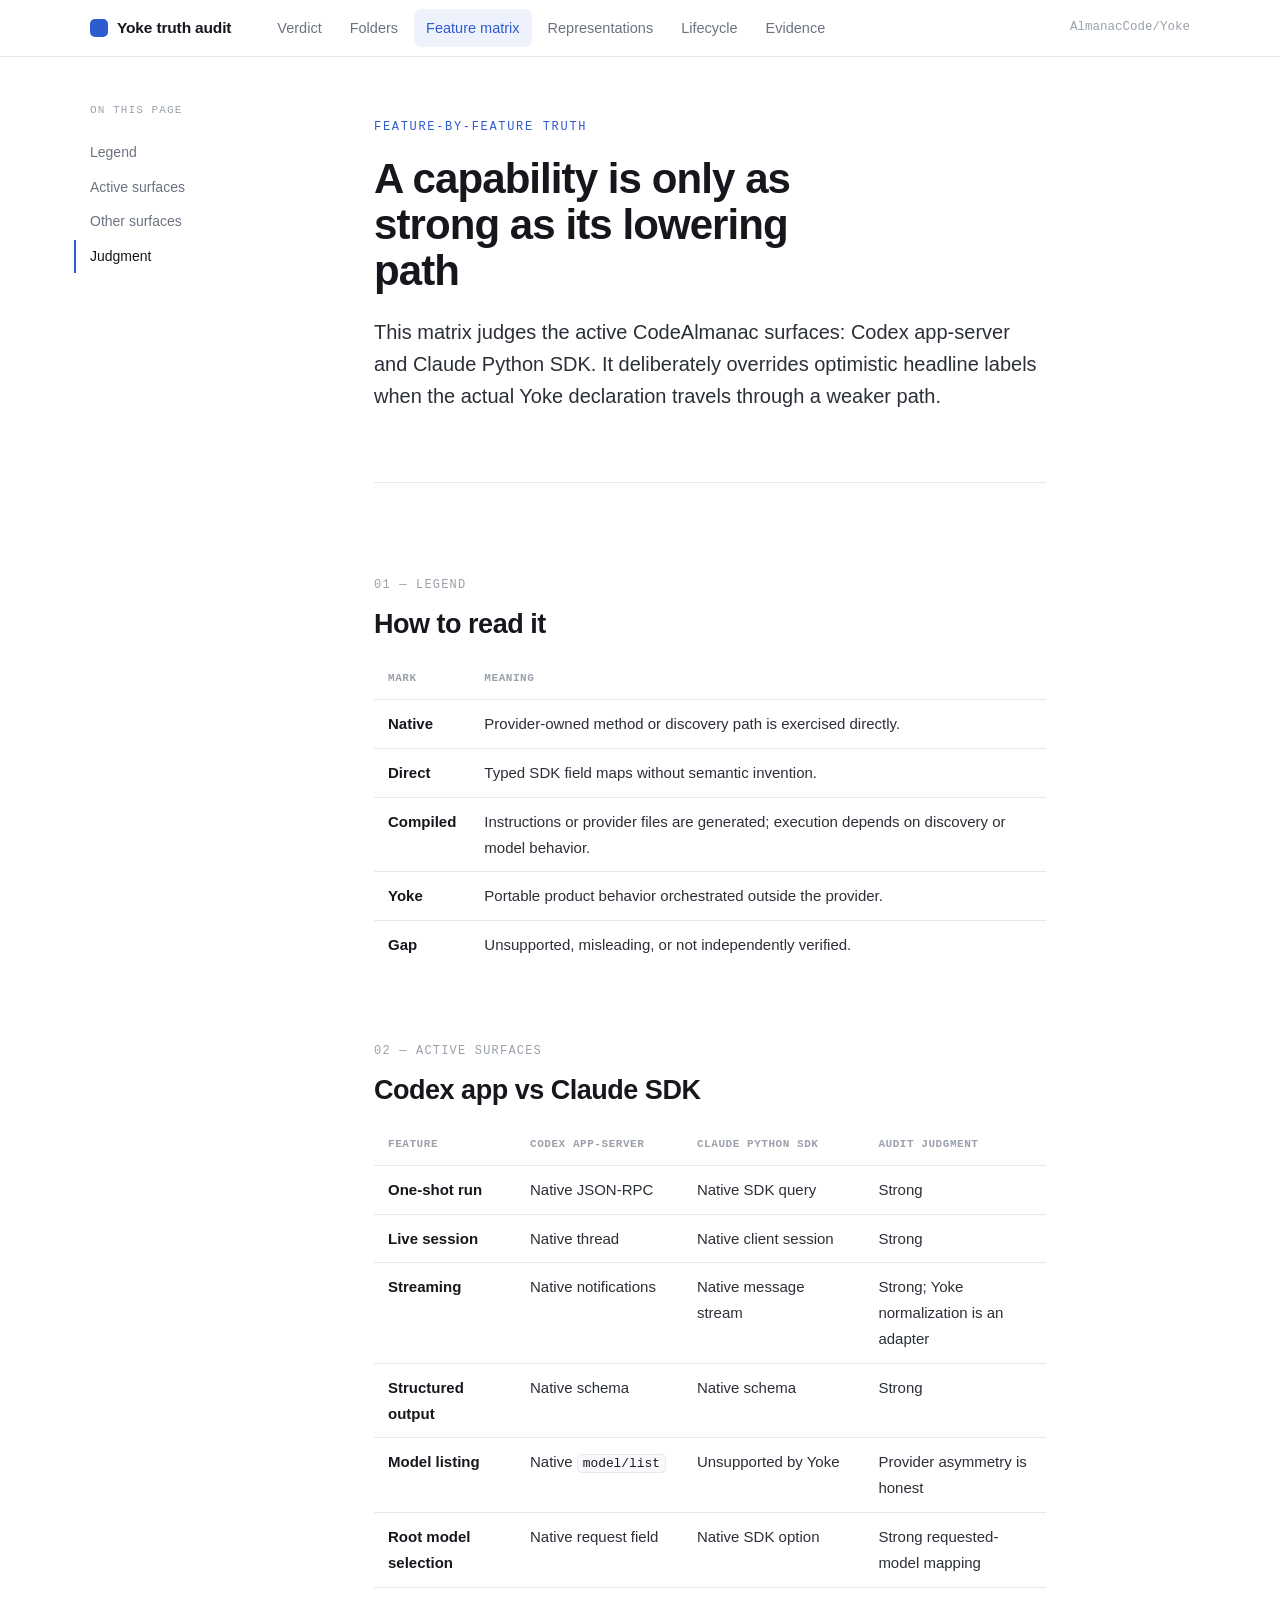
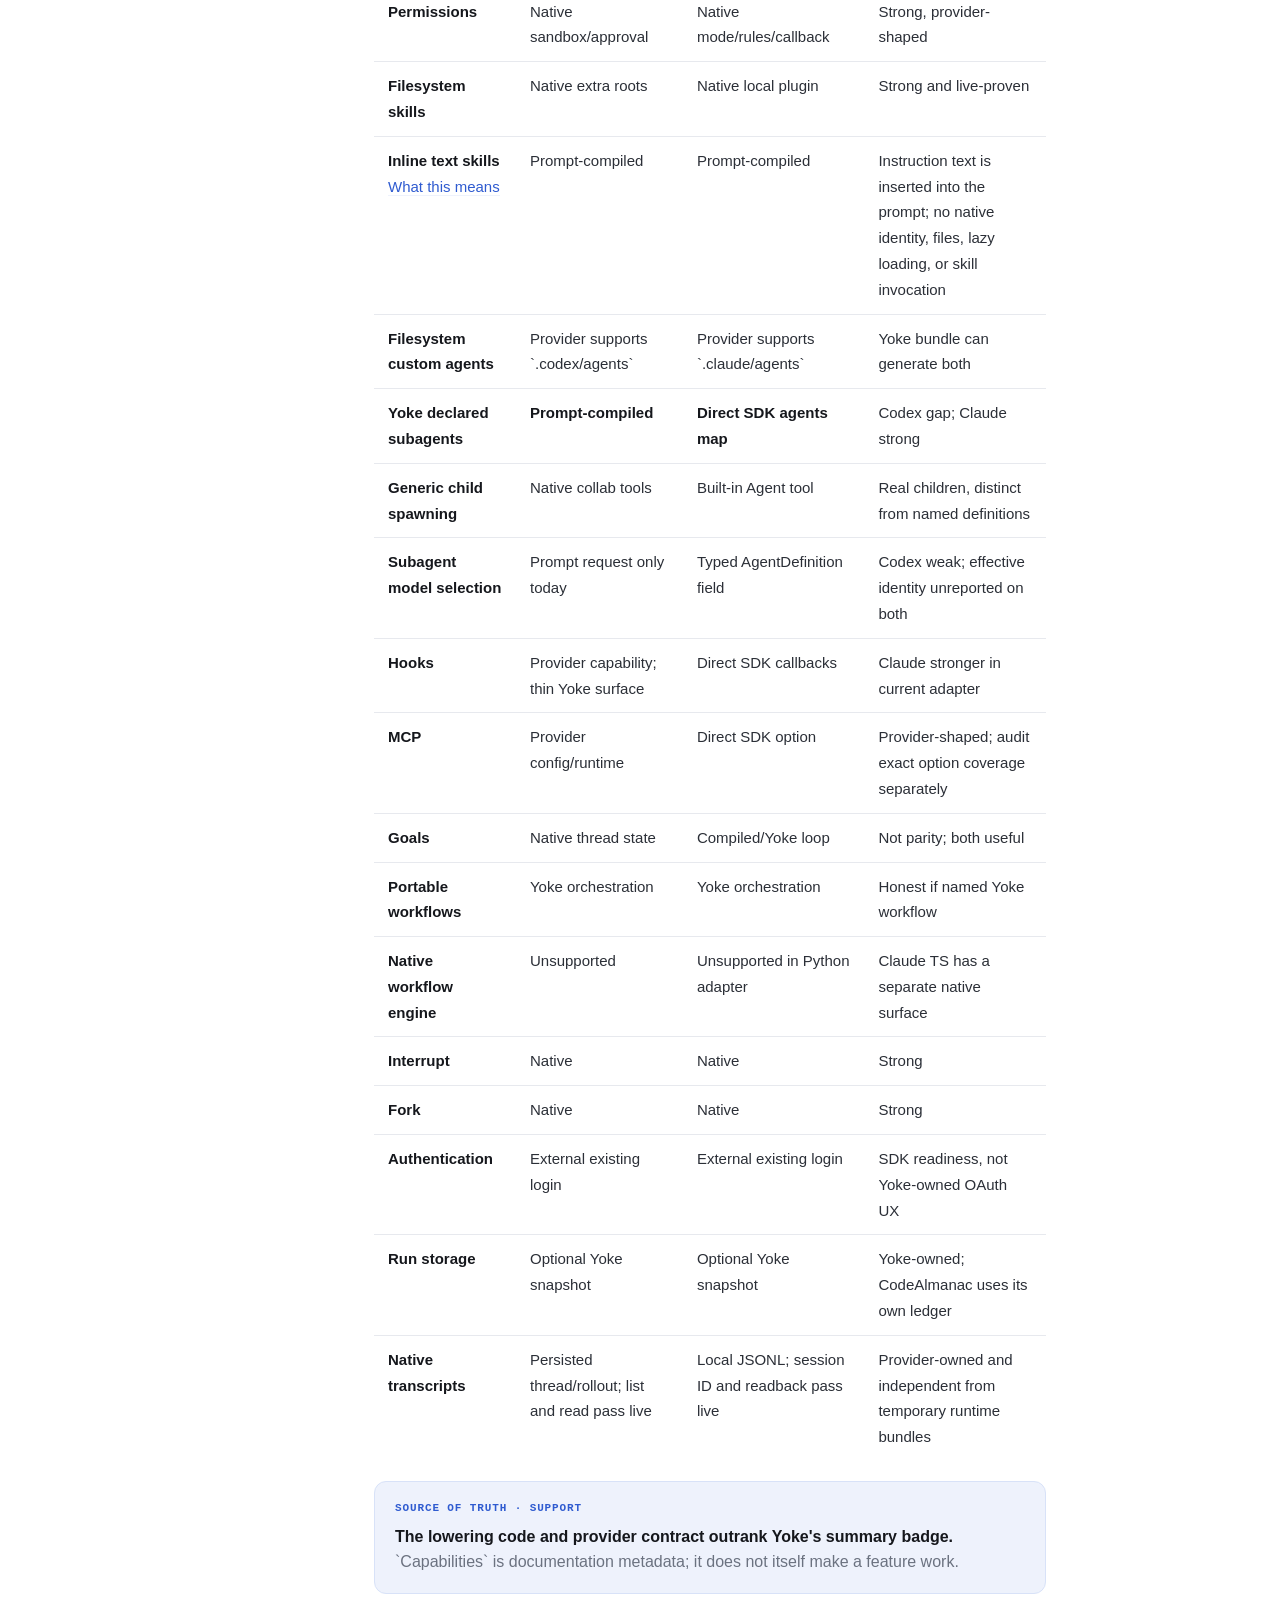
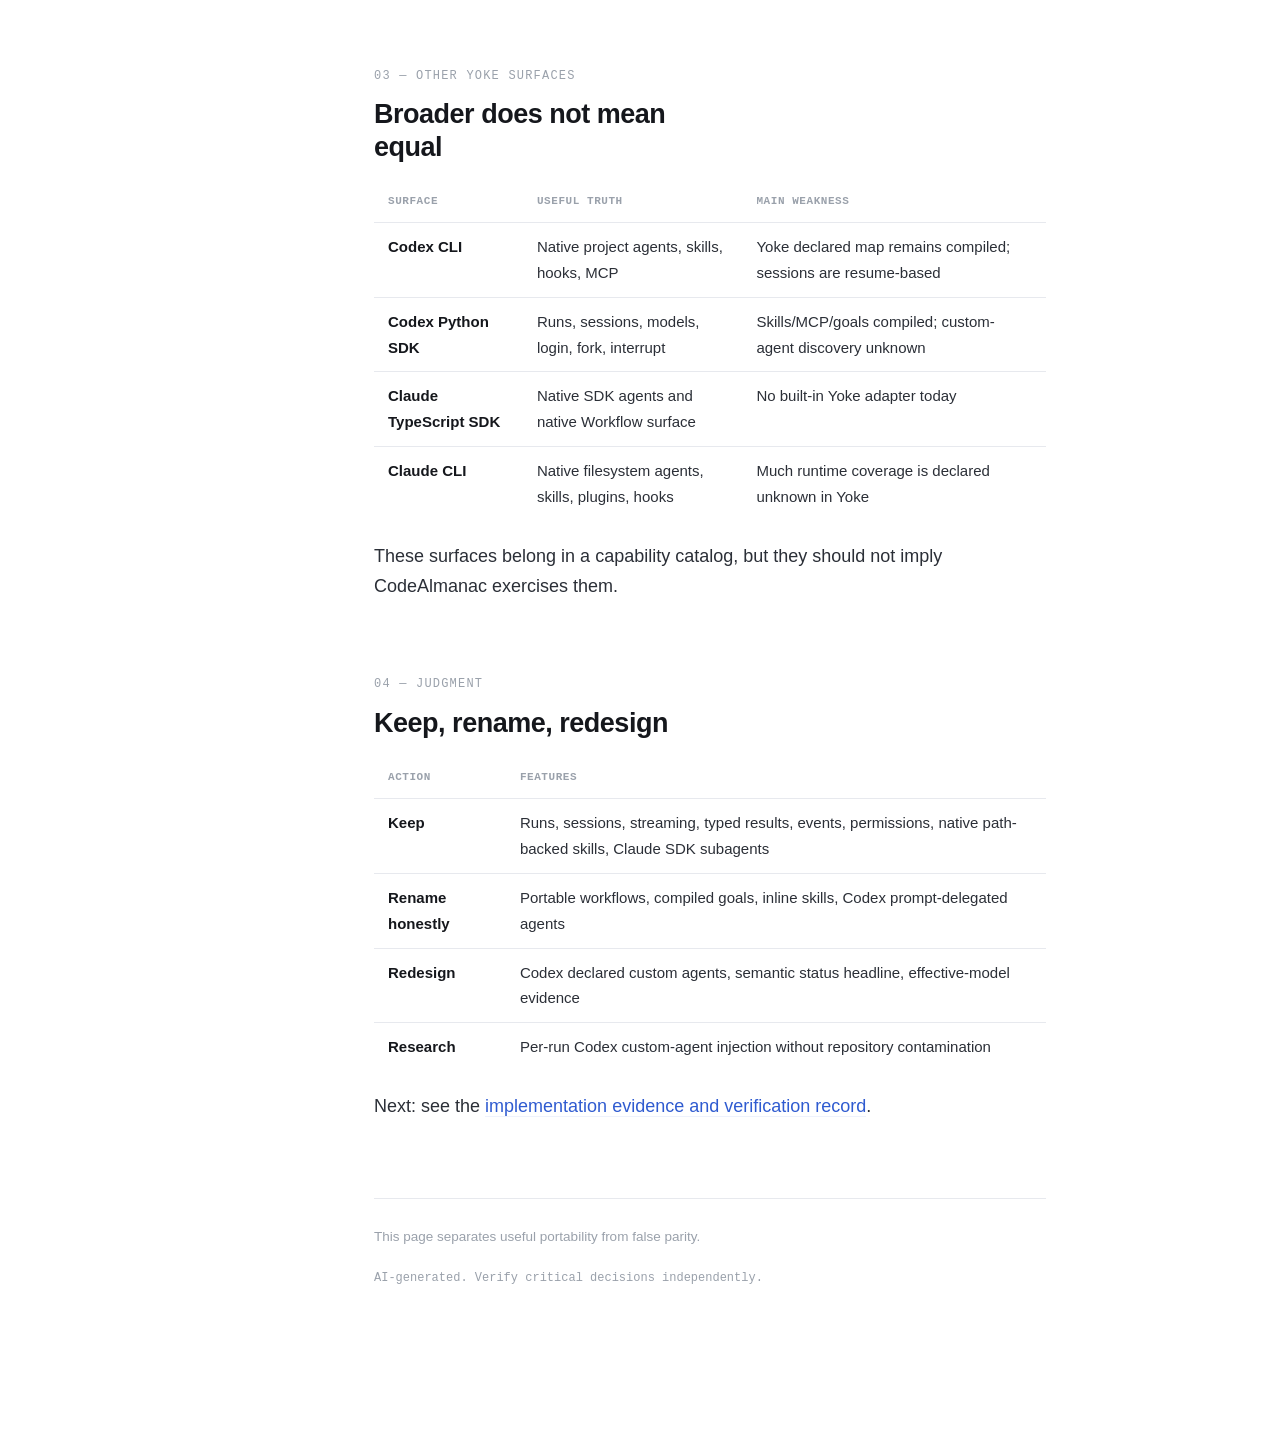
<file: docs/provider-truth-audit-2026-07-11/html/matrix.html>
<!doctype html>
<html lang="en"><head><meta charset="utf-8"><meta name="viewport" content="width=device-width, initial-scale=1"><title>Yoke Provider Truth — Matrix</title><link rel="stylesheet" href="assets/wiki.css"></head>
<body><div id="progress" aria-hidden="true"></div><div class="topnav"><div class="inner"><a class="logo" href="index.html"><span class="dot"></span>Yoke truth audit</a><nav class="links" aria-label="Pages"><a href="index.html">Verdict</a><a href="folders.html">Folders</a><a class="current" href="matrix.html">Feature matrix</a><a href="representations.html">Representations</a><a href="lifecycle.html">Lifecycle</a><a href="evidence.html">Evidence</a></nav><a class="repo" href="../../../README.md">AlmanacCode/Yoke</a></div></div>
<div class="shell"><aside class="sidebar"><div class="side-label">On this page</div><nav class="toc" aria-label="Sections"><a href="#legend">Legend</a><a href="#active">Active surfaces</a><a href="#other">Other surfaces</a><a href="#judgment">Judgment</a></nav></aside><main><div class="content">
<header class="head"><p class="eyebrow">Feature-by-feature truth</p><h1>A capability is only as strong as its lowering path</h1><p class="lead">This matrix judges the active CodeAlmanac surfaces: Codex app-server and Claude Python SDK. It deliberately overrides optimistic headline labels when the actual Yoke declaration travels through a weaker path.</p></header><hr class="rule">
<section id="legend"><p class="kicker">01 — Legend</p><h2>How to read it</h2>
<table class="matrix"><thead><tr><th>Mark</th><th>Meaning</th></tr></thead><tbody><tr><td><b>Native</b></td><td>Provider-owned method or discovery path is exercised directly.</td></tr><tr><td><b>Direct</b></td><td>Typed SDK field maps without semantic invention.</td></tr><tr><td><b>Compiled</b></td><td>Instructions or provider files are generated; execution depends on discovery or model behavior.</td></tr><tr><td><b>Yoke</b></td><td>Portable product behavior orchestrated outside the provider.</td></tr><tr><td><b>Gap</b></td><td>Unsupported, misleading, or not independently verified.</td></tr></tbody></table></section>
<section id="active"><p class="kicker">02 — Active surfaces</p><h2>Codex app vs Claude SDK</h2>
<table class="matrix"><thead><tr><th>Feature</th><th>Codex app-server</th><th>Claude Python SDK</th><th>Audit judgment</th></tr></thead><tbody>
<tr><td><b>One-shot run</b></td><td>Native JSON-RPC</td><td>Native SDK query</td><td>Strong</td></tr>
<tr><td><b>Live session</b></td><td>Native thread</td><td>Native client session</td><td>Strong</td></tr>
<tr><td><b>Streaming</b></td><td>Native notifications</td><td>Native message stream</td><td>Strong; Yoke normalization is an adapter</td></tr>
<tr><td><b>Structured output</b></td><td>Native schema</td><td>Native schema</td><td>Strong</td></tr>
<tr><td><b>Model listing</b></td><td>Native <code class="inline">model/list</code></td><td>Unsupported by Yoke</td><td>Provider asymmetry is honest</td></tr>
<tr><td><b>Root model selection</b></td><td>Native request field</td><td>Native SDK option</td><td>Strong requested-model mapping</td></tr>
<tr><td><b>Permissions</b></td><td>Native sandbox/approval</td><td>Native mode/rules/callback</td><td>Strong, provider-shaped</td></tr>
<tr><td><b>Filesystem skills</b></td><td>Native extra roots</td><td>Native local plugin</td><td>Strong and live-proven</td></tr>
<tr><td><b>Inline text skills</b><br><a class="link" href="representations.html#skills">What this means</a></td><td>Prompt-compiled</td><td>Prompt-compiled</td><td>Instruction text is inserted into the prompt; no native identity, files, lazy loading, or skill invocation</td></tr>
<tr><td><b>Filesystem custom agents</b></td><td>Provider supports `.codex/agents`</td><td>Provider supports `.claude/agents`</td><td>Yoke bundle can generate both</td></tr>
<tr><td><b>Yoke declared subagents</b></td><td><b>Prompt-compiled</b></td><td><b>Direct SDK agents map</b></td><td>Codex gap; Claude strong</td></tr>
<tr><td><b>Generic child spawning</b></td><td>Native collab tools</td><td>Built-in Agent tool</td><td>Real children, distinct from named definitions</td></tr>
<tr><td><b>Subagent model selection</b></td><td>Prompt request only today</td><td>Typed AgentDefinition field</td><td>Codex weak; effective identity unreported on both</td></tr>
<tr><td><b>Hooks</b></td><td>Provider capability; thin Yoke surface</td><td>Direct SDK callbacks</td><td>Claude stronger in current adapter</td></tr>
<tr><td><b>MCP</b></td><td>Provider config/runtime</td><td>Direct SDK option</td><td>Provider-shaped; audit exact option coverage separately</td></tr>
<tr><td><b>Goals</b></td><td>Native thread state</td><td>Compiled/Yoke loop</td><td>Not parity; both useful</td></tr>
<tr><td><b>Portable workflows</b></td><td>Yoke orchestration</td><td>Yoke orchestration</td><td>Honest if named Yoke workflow</td></tr>
<tr><td><b>Native workflow engine</b></td><td>Unsupported</td><td>Unsupported in Python adapter</td><td>Claude TS has a separate native surface</td></tr>
<tr><td><b>Interrupt</b></td><td>Native</td><td>Native</td><td>Strong</td></tr>
<tr><td><b>Fork</b></td><td>Native</td><td>Native</td><td>Strong</td></tr>
<tr><td><b>Authentication</b></td><td>External existing login</td><td>External existing login</td><td>SDK readiness, not Yoke-owned OAuth UX</td></tr>
<tr><td><b>Run storage</b></td><td>Optional Yoke snapshot</td><td>Optional Yoke snapshot</td><td>Yoke-owned; CodeAlmanac uses its own ledger</td></tr>
<tr><td><b>Native transcripts</b></td><td>Persisted thread/rollout; list and read pass live</td><td>Local JSONL; session ID and readback pass live</td><td>Provider-owned and independent from temporary runtime bundles</td></tr>
</tbody></table>
<div class="callout sot"><span class="clabel">Source of truth · support</span><strong>The lowering code and provider contract outrank Yoke's summary badge.</strong> `Capabilities` is documentation metadata; it does not itself make a feature work.</div></section>
<section id="other"><p class="kicker">03 — Other Yoke surfaces</p><h2>Broader does not mean equal</h2>
<table class="matrix"><thead><tr><th>Surface</th><th>Useful truth</th><th>Main weakness</th></tr></thead><tbody>
<tr><td><b>Codex CLI</b></td><td>Native project agents, skills, hooks, MCP</td><td>Yoke declared map remains compiled; sessions are resume-based</td></tr>
<tr><td><b>Codex Python SDK</b></td><td>Runs, sessions, models, login, fork, interrupt</td><td>Skills/MCP/goals compiled; custom-agent discovery unknown</td></tr>
<tr><td><b>Claude TypeScript SDK</b></td><td>Native SDK agents and native Workflow surface</td><td>No built-in Yoke adapter today</td></tr>
<tr><td><b>Claude CLI</b></td><td>Native filesystem agents, skills, plugins, hooks</td><td>Much runtime coverage is declared unknown in Yoke</td></tr>
</tbody></table>
<p>These surfaces belong in a capability catalog, but they should not imply CodeAlmanac exercises them.</p></section>
<section id="judgment"><p class="kicker">04 — Judgment</p><h2>Keep, rename, redesign</h2>
<table class="matrix"><thead><tr><th>Action</th><th>Features</th></tr></thead><tbody><tr><td><b>Keep</b></td><td>Runs, sessions, streaming, typed results, events, permissions, native path-backed skills, Claude SDK subagents</td></tr><tr><td><b>Rename honestly</b></td><td>Portable workflows, compiled goals, inline skills, Codex prompt-delegated agents</td></tr><tr><td><b>Redesign</b></td><td>Codex declared custom agents, semantic status headline, effective-model evidence</td></tr><tr><td><b>Research</b></td><td>Per-run Codex custom-agent injection without repository contamination</td></tr></tbody></table>
<p>Next: see the <a class="link" href="evidence.html">implementation evidence and verification record</a>.</p></section>
<footer><p>This page separates useful portability from false parity.</p><p class="disc">AI-generated. Verify critical decisions independently.</p></footer>
</div></main></div><script src="assets/wiki.js"></script></body></html>
</file>
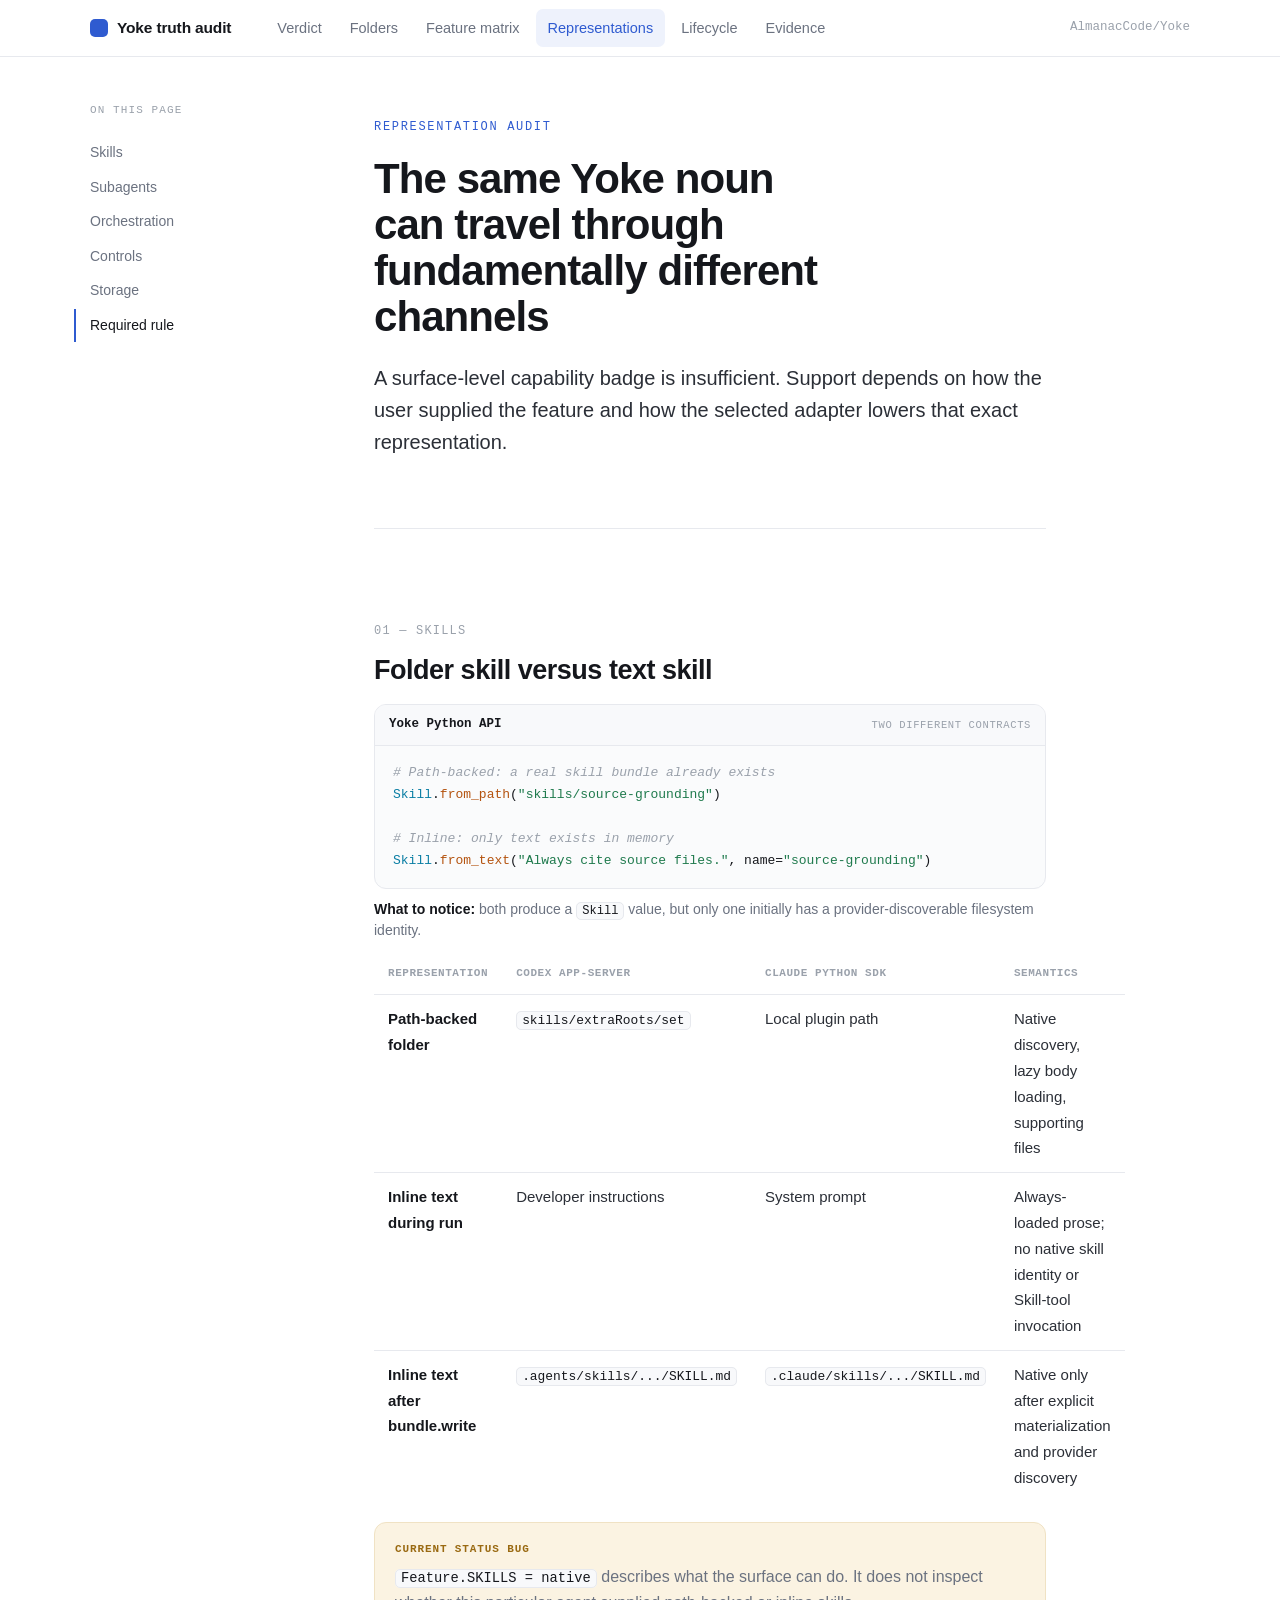
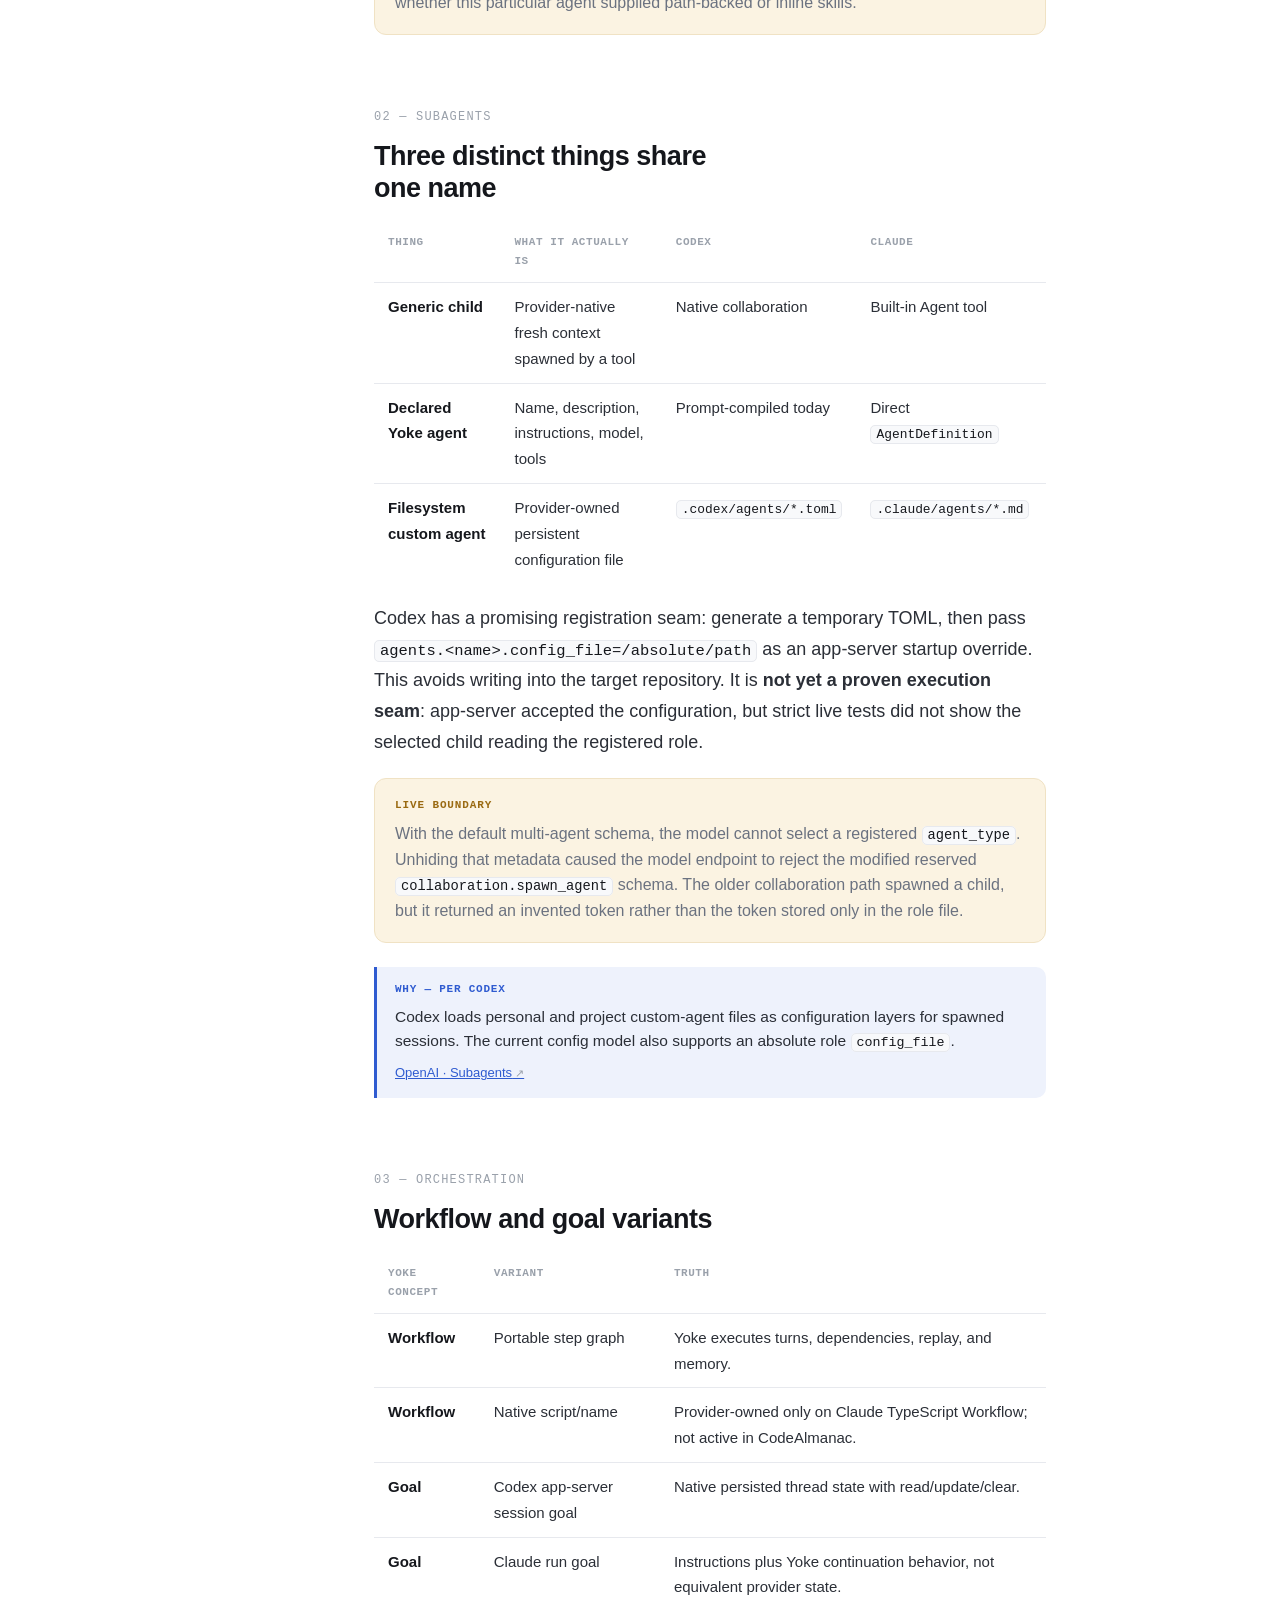
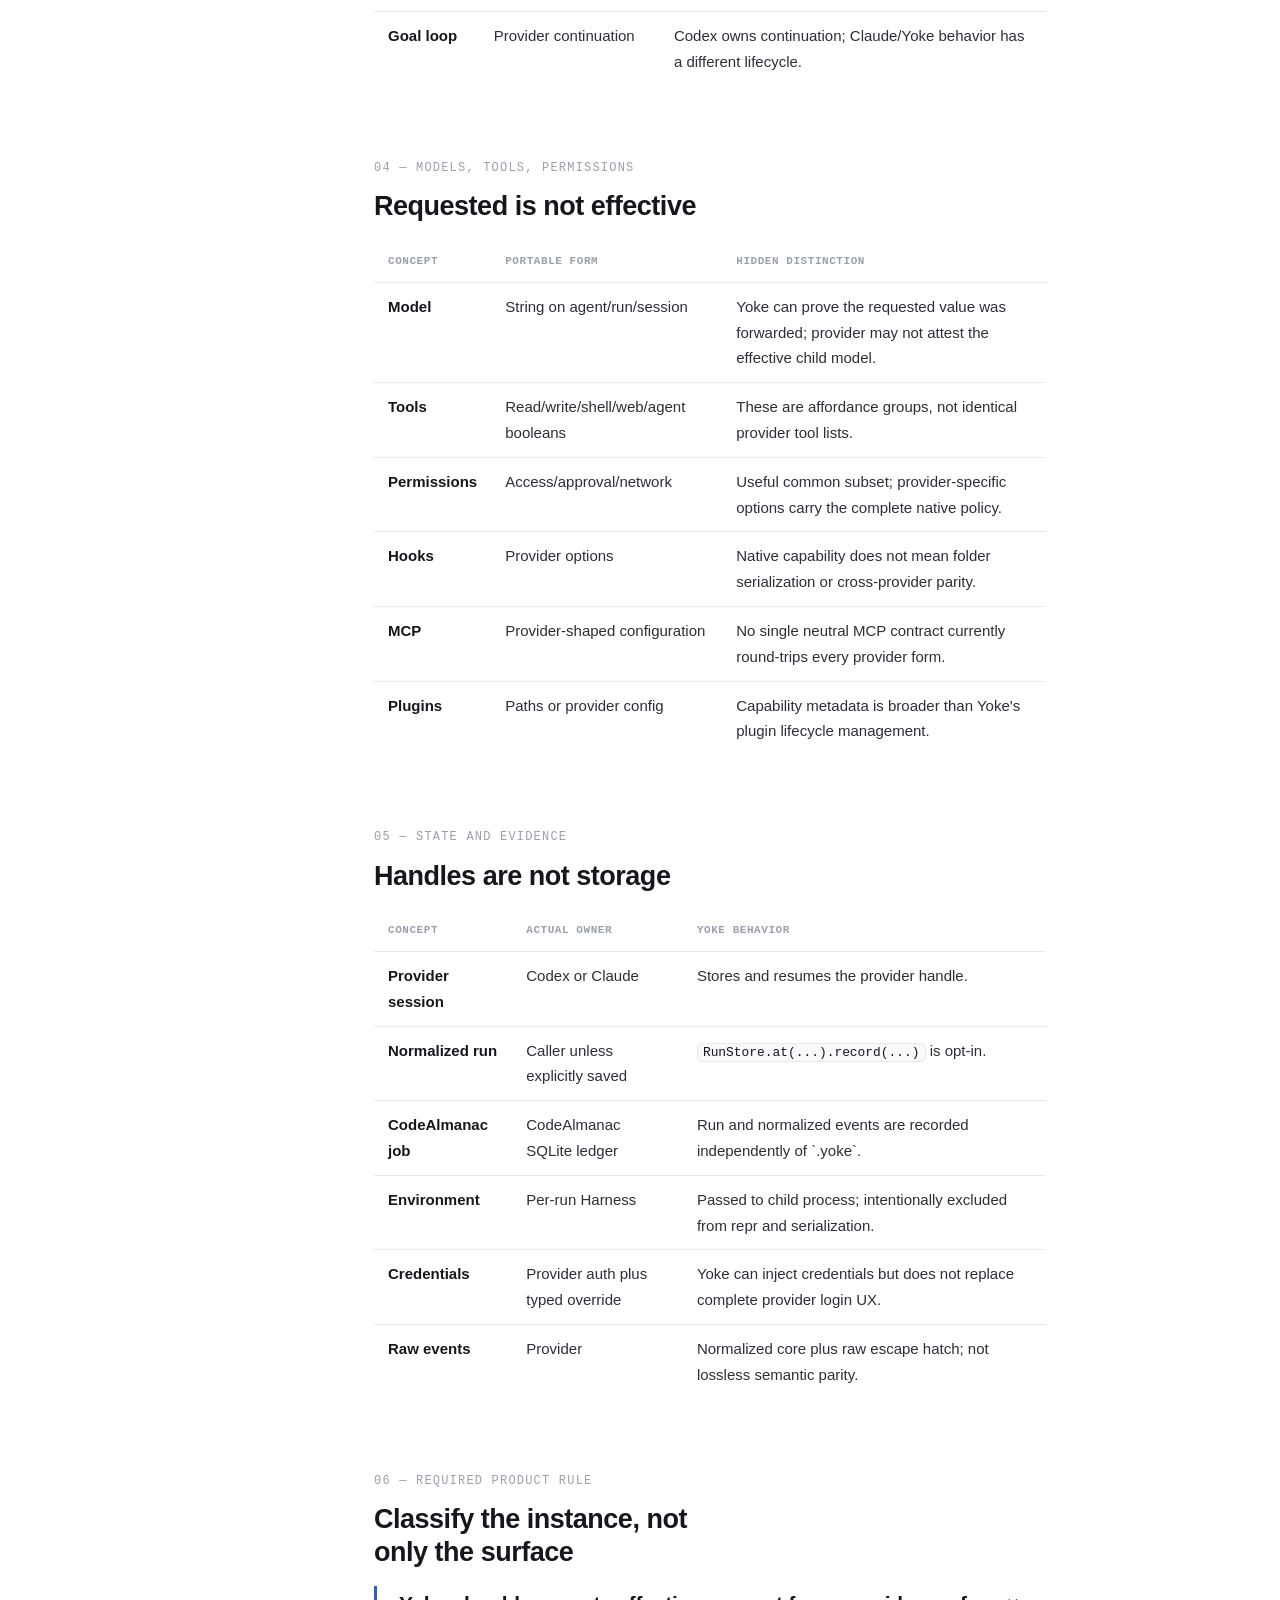
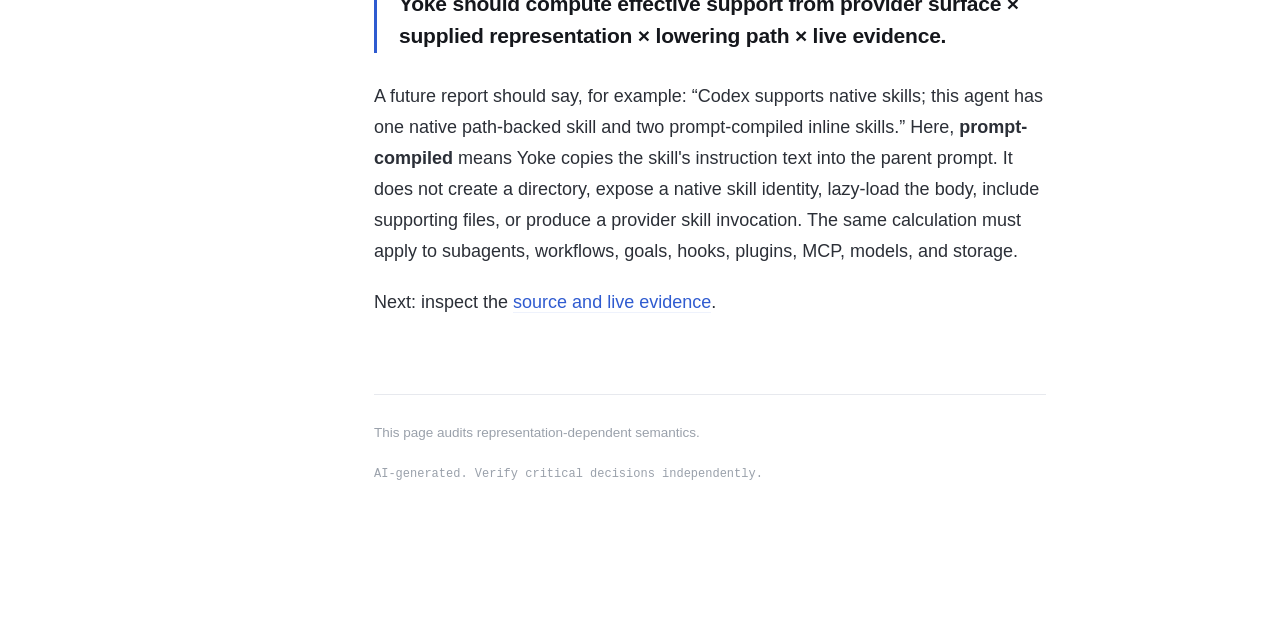
<file: docs/provider-truth-audit-2026-07-11/html/representations.html>
<!doctype html>
<html lang="en"><head><meta charset="utf-8"><meta name="viewport" content="width=device-width, initial-scale=1"><title>Yoke Provider Truth — Representations</title><link rel="stylesheet" href="assets/wiki.css"></head>
<body><div id="progress" aria-hidden="true"></div><div class="topnav"><div class="inner"><a class="logo" href="index.html"><span class="dot"></span>Yoke truth audit</a><nav class="links" aria-label="Pages"><a href="index.html">Verdict</a><a href="folders.html">Folders</a><a href="matrix.html">Feature matrix</a><a class="current" href="representations.html">Representations</a><a href="lifecycle.html">Lifecycle</a><a href="evidence.html">Evidence</a></nav><a class="repo" href="../../../README.md">AlmanacCode/Yoke</a></div></div>
<div class="shell"><aside class="sidebar"><div class="side-label">On this page</div><nav class="toc" aria-label="Sections"><a href="#skills">Skills</a><a href="#agents">Subagents</a><a href="#orchestration">Orchestration</a><a href="#controls">Controls</a><a href="#storage">Storage</a><a href="#rule">Required rule</a></nav></aside><main><div class="content">
<header class="head"><p class="eyebrow">Representation audit</p><h1>The same Yoke noun can travel through fundamentally different channels</h1><p class="lead">A surface-level capability badge is insufficient. Support depends on how the user supplied the feature and how the selected adapter lowers that exact representation.</p></header><hr class="rule">
<section id="skills"><p class="kicker">01 — Skills</p><h2>Folder skill versus text skill</h2>
<figure class="code"><div class="code-wrap"><div class="code-bar"><span class="fname">Yoke Python API</span><span class="ftag">two different contracts</span></div><pre><span class="com"># Path-backed: a real skill bundle already exists</span>
<span class="ty">Skill</span>.<span class="fn">from_path</span>(<span class="str">"skills/source-grounding"</span>)

<span class="com"># Inline: only text exists in memory</span>
<span class="ty">Skill</span>.<span class="fn">from_text</span>(<span class="str">"Always cite source files."</span>, name=<span class="str">"source-grounding"</span>)</pre></div><figcaption><b>What to notice:</b> both produce a <code class="inline">Skill</code> value, but only one initially has a provider-discoverable filesystem identity.</figcaption></figure>
<table class="matrix"><thead><tr><th>Representation</th><th>Codex app-server</th><th>Claude Python SDK</th><th>Semantics</th></tr></thead><tbody><tr><td><b>Path-backed folder</b></td><td><code class="inline">skills/extraRoots/set</code></td><td>Local plugin path</td><td>Native discovery, lazy body loading, supporting files</td></tr><tr><td><b>Inline text during run</b></td><td>Developer instructions</td><td>System prompt</td><td>Always-loaded prose; no native skill identity or Skill-tool invocation</td></tr><tr><td><b>Inline text after bundle.write</b></td><td><code class="inline">.agents/skills/.../SKILL.md</code></td><td><code class="inline">.claude/skills/.../SKILL.md</code></td><td>Native only after explicit materialization and provider discovery</td></tr></tbody></table>
<div class="callout warn"><span class="clabel">Current status bug</span><code class="inline">Feature.SKILLS = native</code> describes what the surface can do. It does not inspect whether this particular agent supplied path-backed or inline skills.</div></section>
<section id="agents"><p class="kicker">02 — Subagents</p><h2>Three distinct things share one name</h2>
<table class="matrix"><thead><tr><th>Thing</th><th>What it actually is</th><th>Codex</th><th>Claude</th></tr></thead><tbody><tr><td><b>Generic child</b></td><td>Provider-native fresh context spawned by a tool</td><td>Native collaboration</td><td>Built-in Agent tool</td></tr><tr><td><b>Declared Yoke agent</b></td><td>Name, description, instructions, model, tools</td><td>Prompt-compiled today</td><td>Direct <code class="inline">AgentDefinition</code></td></tr><tr><td><b>Filesystem custom agent</b></td><td>Provider-owned persistent configuration file</td><td><code class="inline">.codex/agents/*.toml</code></td><td><code class="inline">.claude/agents/*.md</code></td></tr></tbody></table>
<p>Codex has a promising registration seam: generate a temporary TOML, then pass <code class="inline">agents.&lt;name&gt;.config_file=/absolute/path</code> as an app-server startup override. This avoids writing into the target repository. It is <b>not yet a proven execution seam</b>: app-server accepted the configuration, but strict live tests did not show the selected child reading the registered role.</p>
<div class="callout warn"><span class="clabel">Live boundary</span>With the default multi-agent schema, the model cannot select a registered <code class="inline">agent_type</code>. Unhiding that metadata caused the model endpoint to reject the modified reserved <code class="inline">collaboration.spawn_agent</code> schema. The older collaboration path spawned a child, but it returned an invented token rather than the token stored only in the role file.</div>
<div class="docnote"><span class="dlabel">Why — per Codex</span>Codex loads personal and project custom-agent files as configuration layers for spawned sessions. The current config model also supports an absolute role <code class="inline">config_file</code>. <span class="src"><a class="ext" href="https://developers.openai.com/codex/subagents" target="_blank" rel="noopener">OpenAI · Subagents</a></span></div></section>
<section id="orchestration"><p class="kicker">03 — Orchestration</p><h2>Workflow and goal variants</h2>
<table class="matrix"><thead><tr><th>Yoke concept</th><th>Variant</th><th>Truth</th></tr></thead><tbody><tr><td><b>Workflow</b></td><td>Portable step graph</td><td>Yoke executes turns, dependencies, replay, and memory.</td></tr><tr><td><b>Workflow</b></td><td>Native script/name</td><td>Provider-owned only on Claude TypeScript Workflow; not active in CodeAlmanac.</td></tr><tr><td><b>Goal</b></td><td>Codex app-server session goal</td><td>Native persisted thread state with read/update/clear.</td></tr><tr><td><b>Goal</b></td><td>Claude run goal</td><td>Instructions plus Yoke continuation behavior, not equivalent provider state.</td></tr><tr><td><b>Goal loop</b></td><td>Provider continuation</td><td>Codex owns continuation; Claude/Yoke behavior has a different lifecycle.</td></tr></tbody></table></section>
<section id="controls"><p class="kicker">04 — Models, tools, permissions</p><h2>Requested is not effective</h2>
<table class="matrix"><thead><tr><th>Concept</th><th>Portable form</th><th>Hidden distinction</th></tr></thead><tbody><tr><td><b>Model</b></td><td>String on agent/run/session</td><td>Yoke can prove the requested value was forwarded; provider may not attest the effective child model.</td></tr><tr><td><b>Tools</b></td><td>Read/write/shell/web/agent booleans</td><td>These are affordance groups, not identical provider tool lists.</td></tr><tr><td><b>Permissions</b></td><td>Access/approval/network</td><td>Useful common subset; provider-specific options carry the complete native policy.</td></tr><tr><td><b>Hooks</b></td><td>Provider options</td><td>Native capability does not mean folder serialization or cross-provider parity.</td></tr><tr><td><b>MCP</b></td><td>Provider-shaped configuration</td><td>No single neutral MCP contract currently round-trips every provider form.</td></tr><tr><td><b>Plugins</b></td><td>Paths or provider config</td><td>Capability metadata is broader than Yoke's plugin lifecycle management.</td></tr></tbody></table></section>
<section id="storage"><p class="kicker">05 — State and evidence</p><h2>Handles are not storage</h2>
<table class="matrix"><thead><tr><th>Concept</th><th>Actual owner</th><th>Yoke behavior</th></tr></thead><tbody><tr><td><b>Provider session</b></td><td>Codex or Claude</td><td>Stores and resumes the provider handle.</td></tr><tr><td><b>Normalized run</b></td><td>Caller unless explicitly saved</td><td><code class="inline">RunStore.at(...).record(...)</code> is opt-in.</td></tr><tr><td><b>CodeAlmanac job</b></td><td>CodeAlmanac SQLite ledger</td><td>Run and normalized events are recorded independently of `.yoke`.</td></tr><tr><td><b>Environment</b></td><td>Per-run Harness</td><td>Passed to child process; intentionally excluded from repr and serialization.</td></tr><tr><td><b>Credentials</b></td><td>Provider auth plus typed override</td><td>Yoke can inject credentials but does not replace complete provider login UX.</td></tr><tr><td><b>Raw events</b></td><td>Provider</td><td>Normalized core plus raw escape hatch; not lossless semantic parity.</td></tr></tbody></table></section>
<section id="rule"><p class="kicker">06 — Required product rule</p><h2>Classify the instance, not only the surface</h2>
<p class="principle">Yoke should compute effective support from provider surface × supplied representation × lowering path × live evidence.</p>
<p>A future report should say, for example: “Codex supports native skills; this agent has one native path-backed skill and two prompt-compiled inline skills.” Here, <b>prompt-compiled</b> means Yoke copies the skill's instruction text into the parent prompt. It does not create a directory, expose a native skill identity, lazy-load the body, include supporting files, or produce a provider skill invocation. The same calculation must apply to subagents, workflows, goals, hooks, plugins, MCP, models, and storage.</p>
<p>Next: inspect the <a class="link" href="evidence.html">source and live evidence</a>.</p></section>
<footer><p>This page audits representation-dependent semantics.</p><p class="disc">AI-generated. Verify critical decisions independently.</p></footer>
</div></main></div><script src="assets/wiki.js"></script></body></html>
</file>
<file: docs/provider-truth-audit-2026-07-11/html/assets/wiki.css>
/* ============================================================
   Explainer wiki — shared design system
   One stylesheet, no external fonts, no frameworks.
   Every page links this file and uses the same structure.
   Change only the --accent / --ink palette to rebrand.
   ============================================================ */

:root {
  --ink:        #15171c;
  --body:       #2b2f37;
  --muted:      #6b7280;
  --faint:      #9aa1ab;
  --line:       #e7e9ee;
  --line-soft:  #f0f2f5;
  --bg:         #ffffff;
  --panel:      #f8f9fb;
  --accent:     #2f5bd0;
  --accent-bg:  #eef2fc;
  --good:       #1f7a4d;
  --good-bg:    #edf7f1;
  --bad:        #b23b3b;
  --bad-bg:     #fbefee;
  --warn:       #9a6a12;
  --warn-bg:    #fbf3e2;

  /* code syntax — calm, few colors */
  --code-bg:    #fafbfc;
  --c-kw:       #2f5bd0;   /* keyword */
  --c-str:      #1f7a4d;   /* string */
  --c-com:      #9aa1ab;   /* comment */
  --c-fn:       #b4530f;   /* function / component */
  --c-type:     #0a7ea4;   /* type */
  --c-punc:     #6b7280;

  --sans: -apple-system, BlinkMacSystemFont, "Segoe UI", Inter, Roboto, Helvetica, Arial, sans-serif;
  --mono: ui-monospace, "SF Mono", "JetBrains Mono", Menlo, Consolas, monospace;

  --measure: 42rem;
  --nav-h: 57px;
}

* { box-sizing: border-box; }
html { scroll-behavior: smooth; }
body {
  margin: 0;
  background: var(--bg);
  color: var(--body);
  font-family: var(--sans);
  font-size: 18px;
  line-height: 1.72;
  -webkit-font-smoothing: antialiased;
  text-rendering: optimizeLegibility;
}

/* ── reading progress ─────────────────────────── */
#progress {
  position: fixed; top: 0; left: 0; height: 2px; width: 0%;
  background: var(--accent); z-index: 60;
  transition: width 90ms linear;
}

/* ── top navbar (the wiki pages) ──────────────── */
.topnav {
  position: sticky; top: 0; z-index: 40;
  background: rgba(255,255,255,0.86);
  backdrop-filter: saturate(180%) blur(10px);
  border-bottom: 1px solid var(--line);
  height: var(--nav-h);
}
.topnav .inner {
  max-width: 1180px; margin: 0 auto;
  padding: 0 40px; height: 100%;
  display: flex; align-items: center; gap: 28px;
}
.topnav .logo {
  display: flex; align-items: center; gap: 9px;
  font-weight: 680; color: var(--ink); font-size: 15.5px;
  letter-spacing: -0.01em; text-decoration: none;
}
.topnav .logo .dot {
  width: 18px; height: 18px; border-radius: 5px;
  background: var(--accent);
  display: inline-block;
}
.topnav .links { display: flex; gap: 4px; margin-left: 6px; flex: 1; overflow-x: auto; }
.topnav .links a {
  text-decoration: none; color: var(--muted);
  font-size: 14.5px; font-weight: 500;
  padding: 7px 12px; border-radius: 7px;
  white-space: nowrap;
  transition: color 120ms, background 120ms;
}
.topnav .links a:hover { color: var(--ink); background: var(--panel); }
.topnav .links a.current { color: var(--accent); background: var(--accent-bg); }
.topnav .repo {
  font-family: var(--mono); font-size: 12.5px;
  color: var(--faint); text-decoration: none; white-space: nowrap;
}
.topnav .repo:hover { color: var(--muted); }

/* ── layout shell ─────────────────────────────── */
.shell {
  max-width: 1180px; margin: 0 auto;
  padding: 0 40px;
  display: grid;
  grid-template-columns: 220px minmax(0, 1fr);
  gap: 64px;
  align-items: start;
}
.sidebar {
  position: sticky; top: var(--nav-h);
  height: calc(100vh - var(--nav-h));
  padding: 44px 0;
  display: flex; flex-direction: column;
}
.side-label {
  font-family: var(--mono); font-size: 11px;
  letter-spacing: 0.1em; text-transform: uppercase;
  color: var(--faint); margin-bottom: 16px;
}
nav.toc { display: flex; flex-direction: column; gap: 1px; }
nav.toc a {
  text-decoration: none; color: var(--muted);
  font-size: 14px; line-height: 1.4;
  padding: 7px 0 7px 14px; margin-left: -16px;
  border-left: 2px solid transparent;
  transition: color 120ms, border-color 120ms;
}
nav.toc a:hover { color: var(--ink); }
nav.toc a.active { color: var(--ink); border-color: var(--accent); font-weight: 500; }

main { padding: 0 0 140px; min-width: 0; }
.content { max-width: var(--measure); }

/* ── page head ────────────────────────────────── */
header.head { padding: 60px 0 14px; }
.eyebrow {
  font-family: var(--mono); font-size: 12px;
  letter-spacing: 0.14em; text-transform: uppercase;
  color: var(--accent); margin: 0 0 18px;
}
h1 {
  font-size: 42px; line-height: 1.1; letter-spacing: -0.022em;
  font-weight: 680; color: var(--ink); margin: 0 0 22px; max-width: 20ch;
}
.lead { font-size: 20px; line-height: 1.6; color: var(--body); margin: 0; }
.lead em { color: var(--ink); font-style: italic; }
.rule { border: 0; border-top: 1px solid var(--line); margin: 56px 0; }

/* ── sections ─────────────────────────────────── */
section { padding-top: 36px; margin-top: 36px; }
.kicker {
  font-family: var(--mono); font-size: 12px;
  letter-spacing: 0.1em; text-transform: uppercase;
  color: var(--faint); margin: 0 0 12px;
}
h2 {
  font-size: 27px; line-height: 1.2; letter-spacing: -0.018em;
  font-weight: 660; color: var(--ink); margin: 0 0 18px; max-width: 24ch;
  scroll-margin-top: calc(var(--nav-h) + 20px);
}
h3 { font-size: 17.5px; font-weight: 640; color: var(--ink); margin: 30px 0 8px; }
p { margin: 0 0 20px; }
strong { color: var(--ink); font-weight: 640; }
.dim { color: var(--muted); }
a.link, p a { color: var(--accent); text-decoration: none; border-bottom: 1px solid var(--accent-bg); }
a.link:hover, p a:hover { border-color: var(--accent); }
a.ext::after { content: " ↗"; font-size: 0.85em; color: var(--faint); }

code.inline {
  font-family: var(--mono); font-size: 0.86em;
  background: var(--panel); border: 1px solid var(--line);
  border-radius: 5px; padding: 1px 5px; color: var(--ink);
}

/* lists */
ul.clean { list-style: none; margin: 0 0 20px; padding: 0; }
ul.clean li { position: relative; padding-left: 26px; margin-bottom: 12px; }
ul.clean li::before {
  content: ""; position: absolute; left: 4px; top: 13px;
  width: 6px; height: 6px; border-radius: 50%; background: var(--accent);
}

/* principle pull */
.principle {
  font-size: 21px; line-height: 1.5; color: var(--ink);
  font-weight: 560; letter-spacing: -0.01em;
  border-left: 3px solid var(--accent); padding: 2px 0 2px 22px;
  margin: 8px 0 28px;
}

/* ── callouts ─────────────────────────────────── */
.callout {
  border: 1px solid var(--line); border-radius: 12px;
  padding: 18px 20px; margin: 0 0 24px;
  font-size: 16px; line-height: 1.6; color: var(--muted);
  background: var(--panel);
}
.callout .clabel {
  font-family: var(--mono); font-size: 11px;
  text-transform: uppercase; letter-spacing: 0.08em;
  display: block; margin-bottom: 6px; font-weight: 600;
}
.callout.sot { background: var(--accent-bg); border-color: #d8e2f8; }
.callout.sot .clabel { color: var(--accent); }
.callout.sot strong { color: var(--ink); }
.callout.warn { background: var(--warn-bg); border-color: #f0e2c4; }
.callout.warn .clabel { color: var(--warn); }

/* "incorporated from the vendor docs" — the why, with a source */
.docnote {
  border-left: 3px solid var(--accent);
  background: var(--accent-bg);
  border-radius: 0 10px 10px 0;
  padding: 14px 18px; margin: 0 0 26px;
  font-size: 15.5px; line-height: 1.6; color: var(--body);
}
.docnote .dlabel {
  font-family: var(--mono); font-size: 11px; text-transform: uppercase;
  letter-spacing: 0.07em; color: var(--accent); font-weight: 700;
  display: block; margin-bottom: 6px;
}
.docnote strong { color: var(--ink); }
.docnote .src { display: block; margin-top: 9px; font-size: 13px; color: var(--muted); }
.docnote .src a { color: var(--accent); }

/* ── code blocks ──────────────────────────────── */
figure.code { margin: 8px 0 12px; }
.code-wrap {
  border: 1px solid var(--line); border-radius: 12px; overflow: hidden;
  background: var(--code-bg);
}
.code-bar {
  display: flex; align-items: center; gap: 10px;
  padding: 9px 14px; border-bottom: 1px solid var(--line);
  background: var(--panel);
}
.code-bar .fname { font-family: var(--mono); font-size: 12.5px; color: var(--ink); font-weight: 600; }
.code-bar .ftag {
  margin-left: auto; font-family: var(--mono); font-size: 10.5px;
  text-transform: uppercase; letter-spacing: 0.06em; color: var(--faint);
}
pre {
  margin: 0; padding: 16px 18px; overflow-x: auto;
  font-family: var(--mono); font-size: 13px; line-height: 1.7; color: var(--ink);
}
pre .kw  { color: var(--c-kw); }
pre .str { color: var(--c-str); }
pre .com { color: var(--c-com); font-style: italic; }
pre .fn  { color: var(--c-fn); }
pre .ty  { color: var(--c-type); }
pre .pu  { color: var(--c-punc); }
figcaption { font-size: 14px; color: var(--muted); margin-top: 10px; line-height: 1.5; }
figcaption b { color: var(--ink); font-weight: 600; }

/* ── file tree ────────────────────────────────── */
.tree {
  border: 1px solid var(--line); border-radius: 12px;
  background: var(--code-bg); padding: 18px 20px; margin: 8px 0 16px;
  font-family: var(--mono); font-size: 13px; line-height: 1.85;
  overflow-x: auto; white-space: pre;
}
.tree .d { color: var(--accent); font-weight: 600; }
.tree .f { color: var(--ink); }
.tree .c { color: var(--faint); }       /* tree connectors */
.tree .note { color: var(--faint); font-style: italic; }

/* ── diagram figure ───────────────────────────── */
figure.diagram {
  margin: 8px 0 14px;
  border: 1px solid var(--line); border-radius: 14px;
  background: var(--bg); padding: 26px 24px; overflow-x: auto;
}
figure.diagram svg { display: block; margin: 0 auto; max-width: 100%; }
figure.diagram svg text { font-family: var(--mono); }

/* ── tables ───────────────────────────────────── */
table.matrix {
  width: 100%; border-collapse: collapse; margin: 8px 0 20px; font-size: 15px;
}
table.matrix th, table.matrix td {
  text-align: left; padding: 11px 14px; border-bottom: 1px solid var(--line); vertical-align: top;
}
table.matrix th {
  font-family: var(--mono); font-size: 11px; text-transform: uppercase;
  letter-spacing: 0.05em; color: var(--faint); font-weight: 600;
}
table.matrix td b { color: var(--ink); font-weight: 620; }
table.matrix tr:last-child td { border-bottom: 0; }

/* ── cards (integrations etc.) ────────────────── */
.cards { display: grid; grid-template-columns: 1fr 1fr; gap: 16px; margin: 8px 0 20px; }
.card-item {
  border: 1px solid var(--line); border-radius: 12px; padding: 18px 20px;
}
.card-item .ct { font-weight: 640; color: var(--ink); font-size: 16px; margin-bottom: 4px; }
.card-item .cd { font-size: 14.5px; color: var(--muted); line-height: 1.55; margin-bottom: 12px; }
.card-item .clink { font-size: 13.5px; }

/* ── footer ───────────────────────────────────── */
footer {
  margin-top: 76px; padding-top: 26px; border-top: 1px solid var(--line);
  font-size: 13.5px; color: var(--faint); max-width: var(--measure);
}
footer .disc { font-family: var(--mono); font-size: 12px; }
footer a { color: var(--muted); }

/* ── responsive ───────────────────────────────── */
@media (max-width: 900px) {
  .topnav .inner, .shell { padding: 0 20px; }
  .shell { grid-template-columns: 1fr; gap: 0; }
  .sidebar {
    position: static; height: auto; padding: 14px 0;
    border-bottom: 1px solid var(--line);
  }
  .side-label { margin-bottom: 8px; }
  nav.toc { flex-direction: row; flex-wrap: nowrap; gap: 4px; overflow-x: auto; }
  nav.toc a { border-left: 0; border-bottom: 2px solid transparent; padding: 4px 0 8px; margin: 0; white-space: nowrap; }
  nav.toc a.active { border-color: var(--accent); }
  header.head { padding: 36px 0 8px; }
  h1 { font-size: 32px; }
  .lead { font-size: 18px; }
  h2 { font-size: 23px; }
  .cards { grid-template-columns: 1fr; }
}

@media (prefers-reduced-motion: reduce) {
  html { scroll-behavior: auto; }
  #progress { transition: none; }
}

@media print {
  #progress, .topnav, .sidebar { display: none; }
  .shell { display: block; max-width: 100%; padding: 0; }
  body { font-size: 12pt; }
  section, figure, .callout, table { break-inside: avoid; }
  h1, h2 { break-after: avoid; }
}
</file>
